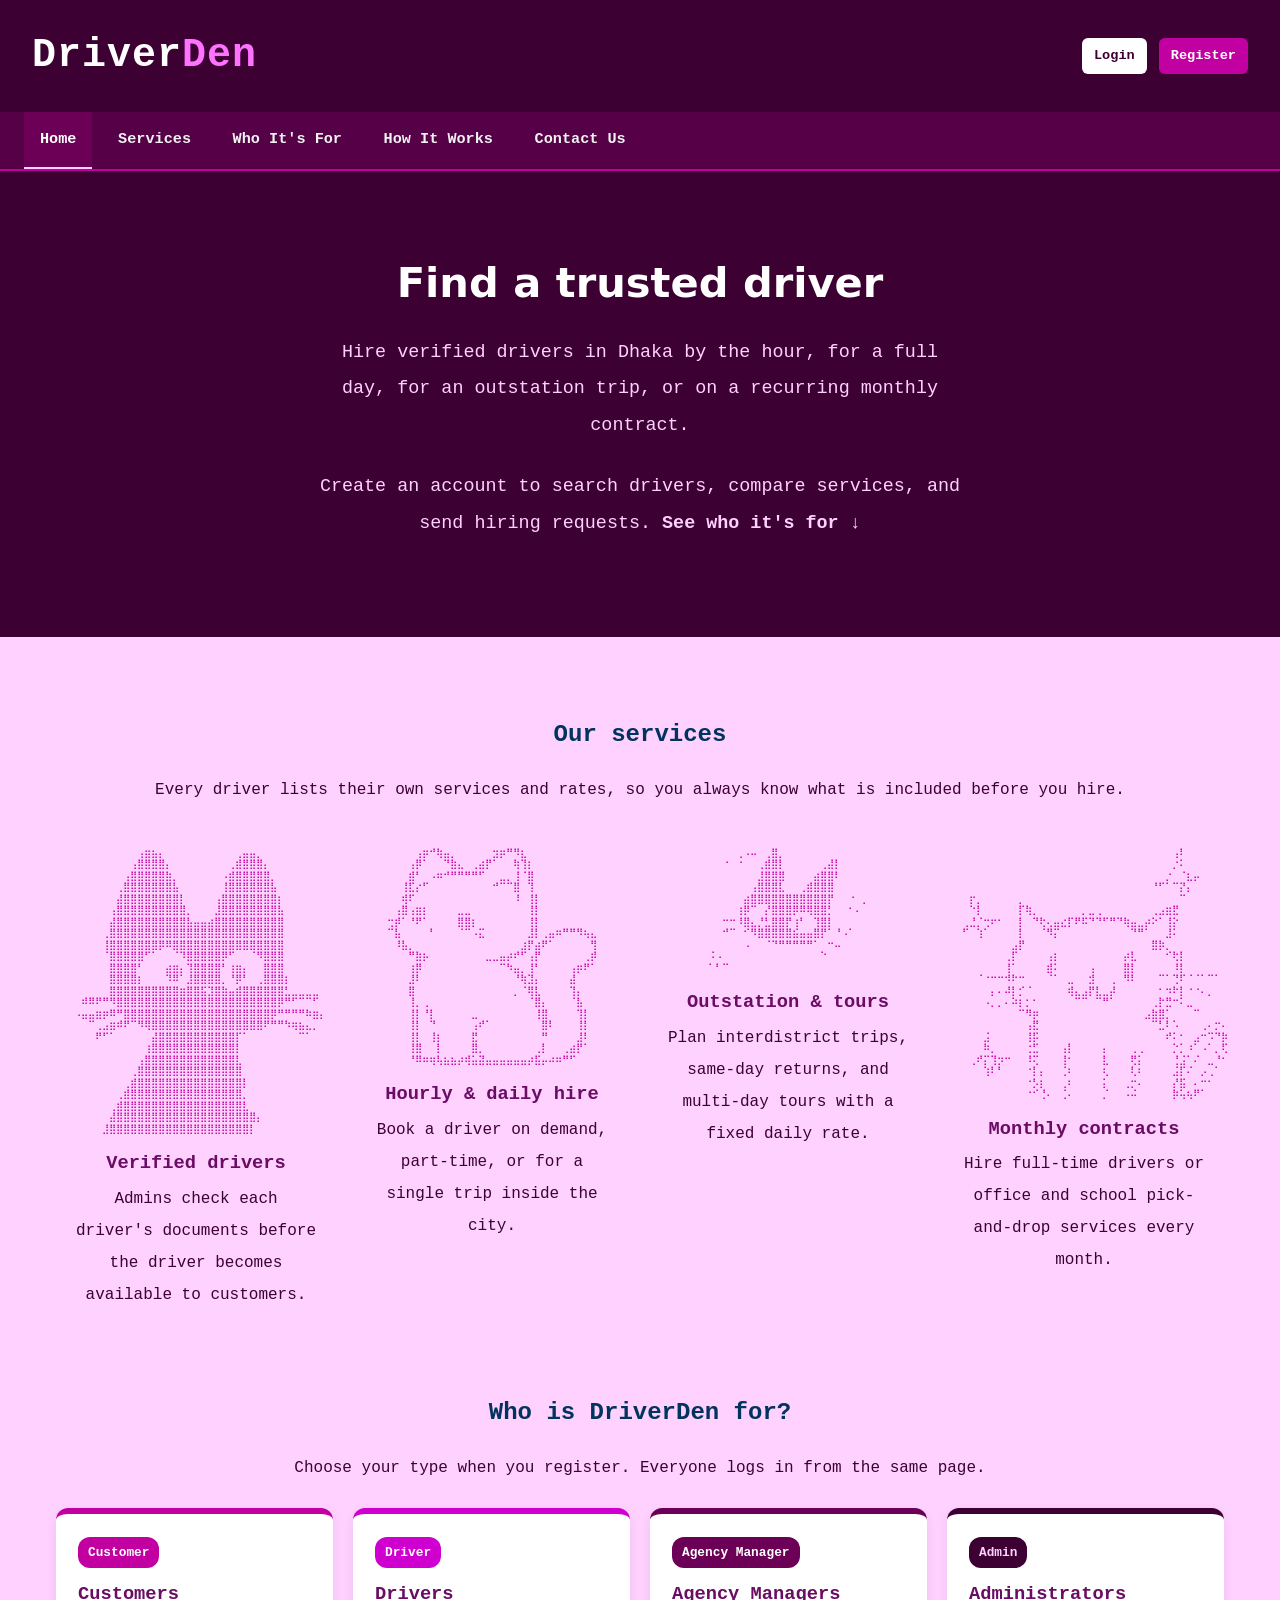
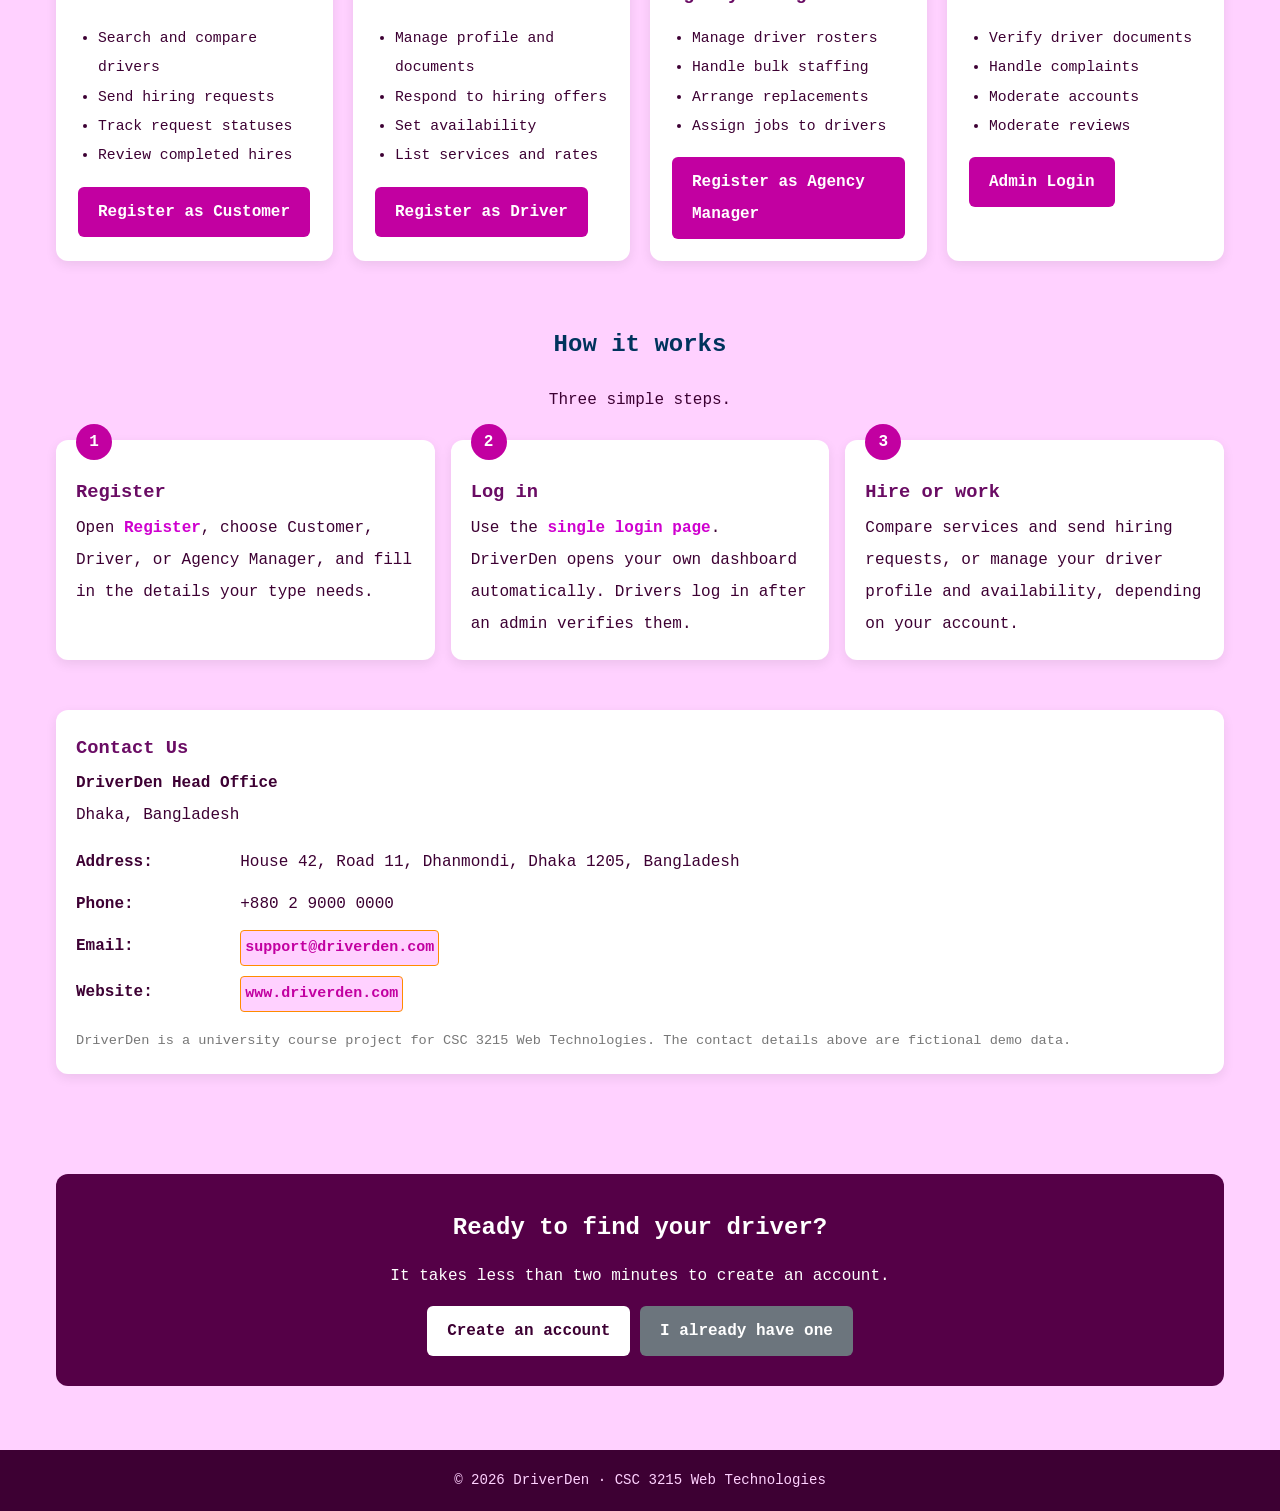
<file: index.html>
<!DOCTYPE html>
<html lang="en">

<head>
    <meta charset="UTF-8">
    <meta name="viewport" content="width=device-width, initial-scale=1.0">

    <meta name="description" content="DriverDen: hire verified drivers in Dhaka by the hour, day, outstation trip, or monthly contract">

    <title>Home | DriverDen</title>

    <link rel="stylesheet" href="css/style.css">
</head>

<body>

    <!-- ============ HEADER ============ -->
    <header class="header">
        <a href="index.html" class="logo">Driver<span>Den</span></a>

        <div class="user-info">
            <a href="login.html" class="btn btn-small btn-light">Login</a>
            <a href="register.html" class="btn btn-small">Register</a>
        </div>
    </header>

    <!-- The same navigation bar on every public page.
         Login and Register are buttons in the header,
         so they are not repeated here. -->
    <nav class="topnav">
        <a href="index.html" class="active">Home</a>
        <a href="#services">Services</a>
        <a href="#who">Who It's For</a>
        <a href="#how">How It Works</a>
        <a href="#contact">Contact Us</a>
    </nav>

    <!-- ============ HERO ============ -->
    <div class="hero">
        <h1>Find a trusted driver</h1>

        <p>
            Hire verified drivers in Dhaka by the hour, for a full day, for an outstation trip, or on a recurring monthly contract.
        </p>

        <p class="hero-note">
            Create an account to search drivers, compare services, and send hiring requests. <a href="#who" class="hero-link">See who it's for &darr;</a>
        </p>
    </div>

    <main class="container">

        <!-- ============ SERVICES ============ -->
        <section id="services" class="home-section">
            <div class="section-heading">
                <h2>Our services</h2>

                <p>
                    Every driver lists their own services and rates, so you always know what is included before you hire.
                </p>
            </div>

            <div class="feature-strip">
                <div class="feature">
                    <pre class="feature-art" aria-hidden="true">⠀⠀⠀⠀⠀⠀⠀⠀⠀⢠⣶⣦⡄⠀⠀⠀⠀⠀⠀⠀⠀⠀⠀⢀⣤⣤⡀⠀⠀⠀⠀⠀⠀⠀⠀⠀
⠀⠀⠀⠀⠀⠀⠀⠀⢠⣿⣿⣿⣿⡄⠀⠀⠀⠀⠀⠀⠀⠀⢀⣾⣿⣿⣿⡄⠀⠀⠀⠀⠀⠀⠀⠀
⠀⠀⠀⠀⠀⠀⠀⢠⣿⣿⣿⣿⣿⣷⡀⠀⠀⠀⠀⠀⠀⠠⣾⣿⣿⣿⣿⣿⡀⠀⠀⠀⠀⠀⠀⠀
⠀⠀⠀⠀⠀⠀⢀⣿⣿⣿⣿⣿⣿⣿⣧⠀⠀⠀⠀⠀⠀⢸⣿⣿⣿⣿⣿⣿⣧⠀⠀⠀⠀⠀⠀⠀
⠀⠀⠀⠀⠀⠀⣼⣿⣿⣿⣿⣿⣿⣿⣿⡇⠀⠀⠀⠀⢠⣿⣿⣿⣿⣿⣿⣿⣿⡆⠀⠀⠀⠀⠀⠀
⠀⠀⠀⠀⠀⢠⣿⣿⣿⣿⣿⣿⣿⣿⣿⣿⡀⠀⠀⠀⣸⣿⣿⣿⣿⣿⣿⣿⣿⣧⠀⠀⠀⠀⠀⠀
⠀⠀⠀⠀⠀⣼⣿⣿⣿⣿⣿⣿⣿⣿⣿⣿⣧⣤⣤⣴⣿⣿⣿⣿⣿⣿⣿⣿⣿⣿⠀⠀⠀⠀⠀⠀
⠀⠀⠀⠀⢀⣿⣿⣿⣿⣿⣿⣿⣿⣿⣿⣿⣿⣿⣿⣿⣿⣿⣿⣿⣿⣿⣿⣿⣿⣿⠀⠀⠀⠀⠀⠀
⠀⠀⠀⠀⢸⣿⣿⣿⣿⣿⣿⣿⡿⠿⣿⣿⣿⣿⣿⣿⣿⣿⣿⣿⣿⣿⣿⣿⣿⣿⠀⠀⠀⠀⠀⠀
⠀⠀⠀⠀⠈⣿⣿⣿⣿⣿⠋⠁⠀⠀⠈⠹⣿⣿⣿⣿⣿⡿⠋⠀⠀⠈⠻⣿⣿⣿⠀⠀⠀⠀⠀⠀
⠀⠀⠀⠀⠀⣿⣿⣿⣿⠃⠀⠀⠀⣴⣶⡄⢹⣿⣿⣿⣿⠃⢰⣶⡄⠀⠀⣿⣿⣿⠀⠀⠀⠀⠀⠀
⠀⠀⠀⠀⠀⣿⣿⣿⣿⡆⠀⠀⠀⠹⠿⠁⣸⣿⣿⣿⣿⡀⠘⡿⠃⠀⢀⣿⣿⣿⡆⠀⠀⠀⠀⠀
⠀⠀⠀⠀⠀⣿⣿⣿⣿⣿⣿⣿⣿⣿⣿⣶⣿⣿⣯⣹⣿⣷⣤⣾⣿⣿⣿⣿⣿⣿⣃⣀⣀⣀⣀⠀
⠀⠾⠿⠟⠛⠻⣿⣿⣿⣿⣿⣿⣿⣿⣿⣿⣿⣿⣿⣿⣿⣿⣿⣿⣿⣿⣿⣿⣿⡿⠛⠋⠉⠉⠋⠀
⠠⣤⣤⣶⡶⠿⠛⣿⣿⣿⣿⣿⣿⣿⣿⣿⣿⣿⣿⣿⣿⣿⣿⣿⣿⣿⣿⣿⡿⠛⠛⠛⠛⠷⣶⡄
⠀⠀⠉⢀⣠⣶⠾⠟⠉⠻⢿⣿⣿⣿⣿⣿⣿⣿⣿⣿⣿⣿⣿⣿⣿⣿⣿⠟⠛⠛⠳⢶⣦⣄⡀⠀⠀
⠀⠀⠀⠟⠋⠁⠀⠀⠀⠀⠀⣼⣿⣿⣿⣿⣿⣿⣿⣿⣿⣿⣿⡏⠁⠀⠀⠀⠀⠀⠀⠀⠉⠁⠀⠀
⠀⠀⠀⠀⠀⠀⠀⠀⠀⠀⢰⣿⣿⣿⣿⣿⣿⣿⣿⣿⣿⣿⣿⡇⠀⠀⠀⠀⠀⠀⠀⠀⠀⠀⠀⠀
⠀⠀⠀⠀⠀⠀⠀⠀⠀⢠⣿⣿⣿⣿⣿⣿⣿⣿⣿⣿⣿⣿⣿⣇⠀⠀⠀⠀⠀⠀⠀⠀⠀⠀⠀⠀
⠀⠀⠀⠀⠀⠀⠀⠀⢀⣿⣿⣿⣿⣿⣿⣿⣿⣿⣿⣿⣿⣿⣿⣿⠀⠀⠀⠀⠀⠀⠀⠀⠀⠀⠀⠀
⠀⠀⠀⠀⠀⠀⠀⢀⣾⣿⣿⣿⣿⣿⣿⣿⣿⣿⣿⣿⣿⣿⣿⣿⡇⠀⠀⠀⠀⠀⠀⠀⠀⠀⠀⠀
⠀⠀⠀⠀⠀⠀⢀⣾⣿⣿⣿⣿⣿⣿⣿⣿⣿⣿⣿⣿⣿⣿⣿⣿⡀⠀⠀⠀⠀⠀⠀⠀⠀⠀⠀⠀
⠀⠀⠀⠀⠀⢀⣾⣿⣿⣿⣿⣿⣿⣿⣿⣿⣿⣿⣿⣿⣿⣿⣿⣿⣇⠀⠀⠀⠀⠀⠀⠀⠀⠀⠀⠀
⠀⠀⠀⠀⠀⣼⣿⣿⣿⣿⣿⣿⣿⣿⣿⣿⣿⣿⣿⣿⣿⣿⣿⣿⣿⣿⡄⠀⠀⠀⠀⠀⠀⠀⠀⠀
⠀⠀⠀⠀⣸⣿⣿⣿⣿⣿⣿⣿⣿⣿⣿⣿⣿⣿⣿⣿⣿⣿⣿⣿⣿⡇⠀⠀⠀⠀⠀⠀⠀⠀⠀</pre>

                    <h3>Verified drivers</h3>

                    <p>
                        Admins check each driver's documents before the driver becomes available to customers.
                    </p>
                </div>

                <div class="feature">
                    <pre class="feature-art" aria-hidden="true">⠀⠀⠀⠀⢠⡶⠚⢷⣤⡀⠀⠀⠀⠀⠀⣲⡶⠛⠻⣆⠀⠀⠀⠀⠀⠀⠀⠀⠀⠀
⠀⠀⠀⢠⡿⠁⠀⠀⠙⣷⣄⠀⢀⣴⡟⠁⠀⠀⢷⢹⡆⠀⠀⠀⠀⠀⠀⠀⠀⠀
⠀⠀⠀⣾⠃⠀⠠⠶⠚⠛⠛⠛⠛⠋⠀⠀⣀⡀⢸⠈⣿⠀⠀⠀⠀⠀⠀⠀⠀⠀
⠀⠀⢸⣏⡔⠋⠀⠀⠀⠀⠀⠀⠀⠀⠀⠚⠉⠉⣿⠀⢹⠀⠀⠀⠀⠀⠀⠀⠀⠀
⠀⠀⢾⠏⠀⠀⠀⠀⠀⠀⠀⠀⠀⠀⠀⠀⠀⠀⠸⠀⢸⡇⠀⠀⠀⠀⠀⠀⠀⠀
⠀⢠⣿⢠⣶⡆⠀⠀⠀⠀⣀⣀⠀⠀⠀⠀⠀⠀⠀⠀⢸⡇⠀⠀⠀⠀⠀⠀⠀⠀
⢒⡾⠁⠘⠟⠁⠀⠀⠀⠀⣿⣿⡆⠀⠀⠀⠀⠀⠀⠀⢸⡇⠀⠀⠀⠀⠀⠀⠀⠀
⠉⣧⠀⠀⠀⠀⠃⠀⠀⠀⠈⠉⠠⣍⠀⠀⠀⠀⠀⠀⣸⡇⢀⣤⠶⠛⠛⠻⢦⣄
⠀⠸⣧⡀⠀⠀⠀⠀⠀⠀⠀⠀⠀⠀⠀⠀⠀⠀⠀⣰⡟⣴⠟⠁⠀⠀⠀⠀⠀⢻
⠀⠀⠀⠛⣷⡦⠀⠀⠀⠀⠀⠀⠀⠀⣀⣀⣤⡴⠞⠋⢠⡟⠀⠀⠀⠀⠀⠀⢀⡾
⠀⠀⠀⢰⡿⠀⠀⠀⠀⠀⠀⠀⠀⠀⠀⠀⠉⠳⣤⡀⢸⠃⠀⠀⠀⠀⢠⡶⠟⠁
⠀⠀⠀⣸⠇⠀⠀⠀⠀⠀⠀⠀⠀⠀⠀⠀⠀⠀⠘⢷⣹⡄⠀⠀⠀⠀⣼⠀⠀⠀
⠀⠀⠀⣿⠀⠀⠀⠀⠀⠀⠀⠀⠀⠀⠀⠀⠀⠀⡀⠈⢿⣇⠀⠀⠀⠀⢹⡄⠀⠀
⠀⠀⠀⢸⡀⢀⠀⠀⠀⠀⠀⠀⠀⠀⠀⠀⠀⠀⠀⠀⠈⣿⡄⠀⠀⠀⠈⣧⠀⠀
⠀⠀⠀⢸⡇⠘⡇⠀⠀⠀⠀⠀⣀⠀⠀⠀⠀⠀⠀⠀⠀⢸⣿⠀⠀⠀⠀⢹⡇⠀
⠀⠀⠀⢸⡇⠀⠙⠀⠀⠀⠀⠀⢠⠞⠁⠀⠀⠀⠀⠀⠀⠀⣿⠇⠀⠀⠀⢸⡇⠀
⠀⠀⠀⢸⡇⠀⢸⡆⠀⠀⠀⠀⣟⠀⠀⠀⠀⠀⠀⠀⠀⠀⠛⠀⠀⠀⠀⣸⠇⠀
⠀⠀⠀⢸⣿⠀⠀⡇⠀⠀⠀⠀⣿⡀⠀⠀⠀⠀⠀⠀⠀⢀⡇⠀⠀⢀⣴⡟⠁⠀
⠀⠀⠀⠘⠿⠶⢶⢧⣦⣦⡴⢾⣥⣽⣤⣤⣤⣤⣤⣤⡴⣯⡤⠴⠶⠛⠋⠀⠀⠀</pre>

                    <h3>Hourly &amp; daily hire</h3>

                    <p>
                        Book a driver on demand, part-time, or for a single trip inside the city.
                    </p>
                </div>

                <div class="feature">
                    <pre class="feature-art" aria-hidden="true">⠀⠀⠀⠀⢀⠠⠤⠀⢀⣿⡀⠀⠀⠀⠀⠀⠀⠀⠀⠀⠀⠀⠀
⠀⠀⠐⠀⠐⠀⠀⢀⣾⣿⡇⠀⠀⠀⠀⠀⢀⣼⡇⠀⠀⠀⠀
⠀⠀⠀⠀⠀⠀⠀⣸⣿⣿⣿⠀⠀⠀⠀⣴⣿⣿⠇⠀⠀⠀⠀
⠀⠀⠀⠀⠀⠀⢠⣿⣿⣿⣇⠀⠀⢀⣾⣿⣿⣿⠀⠀⠀⠀⠀
⠀⠀⠀⠀⠀⣴⣿⣿⣿⣿⣿⣿⣿⣿⣿⣿⣿⡟⠀⠀⠐⠀⡀
⠀⠀⠀⠀⢰⡿⠉⠀⡜⣿⣿⣿⡿⠿⢿⣿⣿⡃⠀⠀⠂⠄⠀
⠀⠀⠒⠒⠸⣿⣄⡘⣃⣿⣿⡟⢰⠃⠀⢹⣿⡇⠀⠀⠀⠀⠀
⠀⠀⠚⠉⠀⠊⠻⣿⣿⣿⣿⣿⣮⣤⣤⣿⡟⠁⠘⠠⠁⠀⠀
⠀⠀⠀⠀⠀⠠⠀⠀⠈⠙⠛⠛⠛⠛⠛⠁⠀⠒⠤⠀⠀⠀⠀
⠨⠠⠀⠀⠀⠀⠀⠀⠀⠀⠀⠀⠀⠀⠀⠀⠑⠀⠀⠀⠀⠀⠀
⠁⠃⠉⠀⠀⠀⠀⠀⠀⠀⠀⠀⠀⠀⠀⠀⠀⠀⠀⠀⠀⠀⠀</pre>

                    <h3>Outstation &amp; tours</h3>

                    <p>
                        Plan interdistrict trips, same-day returns, and multi-day tours with a fixed daily rate.
                    </p>
                </div>

                <div class="feature">
                    <pre class="feature-art" aria-hidden="true">⠀⠀⠀⠀⠀⠀⠀⠀⠀⠀⠀⠀⠀⠀⠀⠀⠀⠀⠀⠀⠀⠀⠀⠀⠀⠀⠀⠀⠀⠀⢠⠇⠀⠀⠀⠀
⠀⠀⠀⠀⠀⠀⠀⠀⠀⠀⠀⠀⠀⠀⠀⠀⠀⠀⠀⠀⠀⠀⠀⠀⠀⠀⠀⠀⠀⠀⡐⠅⠀⠀⠀⠀
⠀⠀⠀⠀⠀⠀⠀⠀⠀⠀⠀⠀⠀⠀⠀⠀⠀⠀⠀⠀⠀⠀⠀⠀⠀⠀⠀⠀⠀⡐⠀⠈⣆⡤⠀⠀
⠀⠀⠀⠀⠀⠀⠀⠀⠀⠀⠀⠀⠀⠀⠀⠀⠀⠀⠀⠀⠀⠀⠀⠀⠀⠀⠀⠘⠋⠁⠉⡝⡄⠀⠀⠀
⠀⡖⡀⠀⠀⠀⠀⠀⡀⠀⠀⠀⠀⠀⠀⠀⠀⠀⠀⠀⠀⠀⠀⠀⠀⠀⠀⠀⠀⠀⠀⠉⠀⠀⠀⠀
⠀⠑⡇⠀⠀⠀⠀⠀⡏⢷⡀⠀⠀⠀⠀⠀⠀⡀⣀⢀⠀⠀⠀⠀⠀⠀⠀⢀⣠⣶⣟⠀⠀⠀⠀⠀⠀⠀
⢀⣘⡈⢒⠖⠂⠀⠀⡇⠀⠙⢗⢄⣤⣔⡏⠟⠯⠙⠙⠋⠛⠙⢷⣤⣀⡴⠕⠁⢸⡕⠀⠀⠀⠀⠀⠀⠀
⠋⠀⢱⠁⠀⠀⠀⠀⡇⠀⠀⠈⠻⡍⠀⠀⠀⠀⠀⠀⠀⠀⠀⠀⠙⠛⠁⠀⠀⣸⠅⠀⠀⠀⠀⠀⠀⠀
⠀⠀⠀⠀⠀⠀⠀⣠⡟⠀⠀⠀⠀⠀⠀⠀⠀⠀⠀⠀⠀⠀⠀⠀⠀⠀⠀⣿⡷⡀⠀⠀⠀⠀⠀⠀
⠀⠀⠀⠀⠀⠀⢀⡏⠀⠀⠀⠀⢠⡆⠀⠀⠀⠀⠀⠀⠀⠀⠀⡴⣇⠀⠀⠀⠀⠊⢗⡇⠀⠀⠀⠀⠀⠀
⠀⠀⠀⠀⠀⠀⢸⠁⠀⠀⠀⠀⣾⠅⠀⠀⠀⠀⢠⠀⠀⠀⠀⣿⡇⠀⠀⠀⠀⠀⠸⡇⠀⠀⠀⠀⠀⠀
⠀⠀⠈⠐⠒⠒⠺⠗⠒⠀⠀⠀⠈⠁⠀⣀⠀⠀⣺⠀⠀⢀⠀⠻⠇⠀⠀⠀⠉⠁⢙⠏⠈⠈⠁⠉⠁⠀
⠀⠀⠀⠀⡄⠄⠼⡇⡊⠈⠀⠀⠀⠀⠀⢾⣄⣠⡟⣇⣀⡼⠀⠀⠀⠀⠀⠀⠂⠲⠗⡇⠐⠐⠄⡀⠀⠀
⠀⠀⠀⠠⡀⡀⠄⠵⡆⡂⠂⠀⠀⠀⠀⠀⠉⠉⠀⠉⠛⠁⠀⠀⠀⠀⠀⢀⡗⣛⠒⠅⣀⠀⠀⠀⠀⠀
⠀⠀⠀⠀⠀⠀⠀⠀⠉⠻⡶⠀⠀⠀⠀⠀⠀⠀⠀⠀⠀⠀⠀⠀⠀⠀⣠⣷⣿⡁⠀⠀⠀⠉⠀⠀⠀⠀
⠀⠀⠀⠀⠀⠀⠀⠀⠀⢠⣟⠀⠀⠀⠀⠀⠀⠀⠀⠀⠀⠀⠀⠀⠀⠀⠀⠉⣃⠇⠡⠀⠀⠀⢀⠄⡒⠄
⠀⠀⠀⣨⠀⠀⠀⠀⠀⢸⡯⠀⠀⠀⠀⠀⠀⠀⠀⠀⠀⠀⠀⠀⠀⠀⠀⠀⠀⠞⠅⠂⠀⣠⠒⠩⠙⡷
⠀⠀⠀⠷⡀⠀⠀⠀⠀⢐⣋⠀⠀⠀⢠⡇⠀⠀⠀⠀⡄⠀⠀⠀⢀⢀⠀⠀⠀⠀⡑⡁⠰⠁⠠⠁⡀⢏
⠀⢀⠞⡍⢹⡲⠒⠀⠀⠸⢍⠀⠀⠀⢸⠂⠀⠀⠀⠀⣇⠀⠀⠀⢟⡅⠀⠀⠀⠀⢘⣨⠁⠌⠀⣀⠘⠂
⠀⠀⠀⢱⠇⠃⠀⠀⠀⠐⡇⡄⠀⠀⢈⠆⠀⠀⠀⠀⢆⠀⠀⠀⢇⠆⠀⠀⠀⠀⣨⡏⠌⠀⡠⢀⠁⠀
⠀⠀⠀⠀⠀⠀⠀⠀⠀⠐⡣⡆⠀⠀⢀⠆⠀⠀⠀⠀⡅⠀⠀⢀⡒⠄⠀⠀⠀⠀⡜⣯⠀⠄⠒⠂⠀⠀
⠀⠀⠀⠀⠀⠀⠀⠀⠀⠐⠊⢘⠄⠀⢈⠄⠀⠀⠀⠀⡈⠀⠀⠠⠬⠀⠀⠀⠀⠀⡷⢥⢦⠟⠁⠀⠀⠀</pre>

                    <h3>Monthly contracts</h3>

                    <p>
                        Hire full-time drivers or office and school pick-and-drop services every month.
                    </p>
                </div>
            </div>
        </section>

        <!-- ============ WHO IT'S FOR ============ -->
        <section id="who" class="home-section">
            <div class="section-heading">
                <h2>Who is DriverDen for?</h2>

                <p>
                    Choose your type when you register. Everyone logs in from the same page.
                </p>
            </div>

            <div class="role-grid">
                <div class="role-card customer">
                    <span class="badge customer">Customer</span>

                    <h3>Customers</h3>

                    <ul>
                        <li>Search and compare drivers</li>
                        <li>Send hiring requests</li>
                        <li>Track request statuses</li>
                        <li>Review completed hires</li>
                    </ul>

                    <a href="register.html" class="btn">Register as Customer</a>
                </div>

                <div class="role-card driver">
                    <span class="badge driver">Driver</span>

                    <h3>Drivers</h3>

                    <ul>
                        <li>Manage profile and documents</li>
                        <li>Respond to hiring offers</li>
                        <li>Set availability</li>
                        <li>List services and rates</li>
                    </ul>

                    <a href="register.html" class="btn">Register as Driver</a>
                </div>

                <div class="role-card manager">
                    <span class="badge manager">Agency Manager</span>

                    <h3>Agency Managers</h3>

                    <ul>
                        <li>Manage driver rosters</li>
                        <li>Handle bulk staffing</li>
                        <li>Arrange replacements</li>
                        <li>Assign jobs to drivers</li>
                    </ul>

                    <a href="register.html" class="btn">Register as Agency Manager</a>
                </div>

                <div class="role-card admin">
                    <span class="badge admin">Admin</span>

                    <h3>Administrators</h3>

                    <ul>
                        <li>Verify driver documents</li>
                        <li>Handle complaints</li>
                        <li>Moderate accounts</li>
                        <li>Moderate reviews</li>
                    </ul>

                    <a href="login.html" class="btn">Admin Login</a>
                </div>
            </div>
        </section>

        <!-- ============ HOW IT WORKS ============ -->
        <section id="how" class="home-section">
            <div class="section-heading">
                <h2>How it works</h2>

                <p>Three simple steps.</p>
            </div>

            <div class="steps">
                <div class="step">
                    <span class="step-number">1</span>

                    <h3>Register</h3>

                    <p>
                        Open <a href="register.html">Register</a>, choose Customer, Driver, or Agency Manager, and fill in the details your type needs.
                    </p>
                </div>

                <div class="step">
                    <span class="step-number">2</span>

                    <h3>Log in</h3>

                    <p>
                        Use the <a href="login.html">single login page</a>. DriverDen opens your own dashboard automatically. Drivers log in after an admin verifies them.
                    </p>
                </div>

                <div class="step">
                    <span class="step-number">3</span>

                    <h3>Hire or work</h3>

                    <p>
                        Compare services and send hiring requests, or manage your driver profile and availability, depending on your account.
                    </p>
                </div>
            </div>
        </section>

        <!-- ============ CONTACT ============ -->
        <section id="contact" class="home-section">
            <div class="card">
                <h3>Contact Us</h3>

                <p>
                    <strong>DriverDen Head Office</strong><br> Dhaka, Bangladesh
                </p>

                <table class="contact-table">
                    <tr>
                        <td>Address:</td>
                        <td>
                            House 42, Road 11, Dhanmondi, Dhaka 1205, Bangladesh
                        </td>
                    </tr>

                    <tr>
                        <td>Phone:</td>
                        <td>+880 2 9000 0000</td>
                    </tr>

                    <tr>
                        <td>Email:</td>
                        <td><a href="mailto:support@driverden.com">support@driverden.com</a></td>
                    </tr>

                    <tr>
                        <td>Website:</td>
                        <td><a href="https://www.driverden.com" target="_blank">www.driverden.com</a></td>
                    </tr>
                </table>

                <p class="hint">
                    DriverDen is a university course project for CSC 3215 Web Technologies. The contact details above are fictional demo data.
                </p>
            </div>
        </section>

        <!-- ============ CALL TO ACTION ============ -->
        <section class="home-section">
            <div class="cta-band">
                <h2>Ready to find your driver?</h2>

                <p>It takes less than two minutes to create an account.</p>

                <a href="register.html" class="btn btn-light">Create an account</a>
                <a href="login.html" class="btn btn-secondary">I already have one</a>
            </div>
        </section>

    </main>

    <!-- ============ FOOTER ============ -->
    <footer class="footer">
        &copy; 2026 DriverDen &middot; CSC 3215 Web Technologies
    </footer>

</body>

</html>
</file>
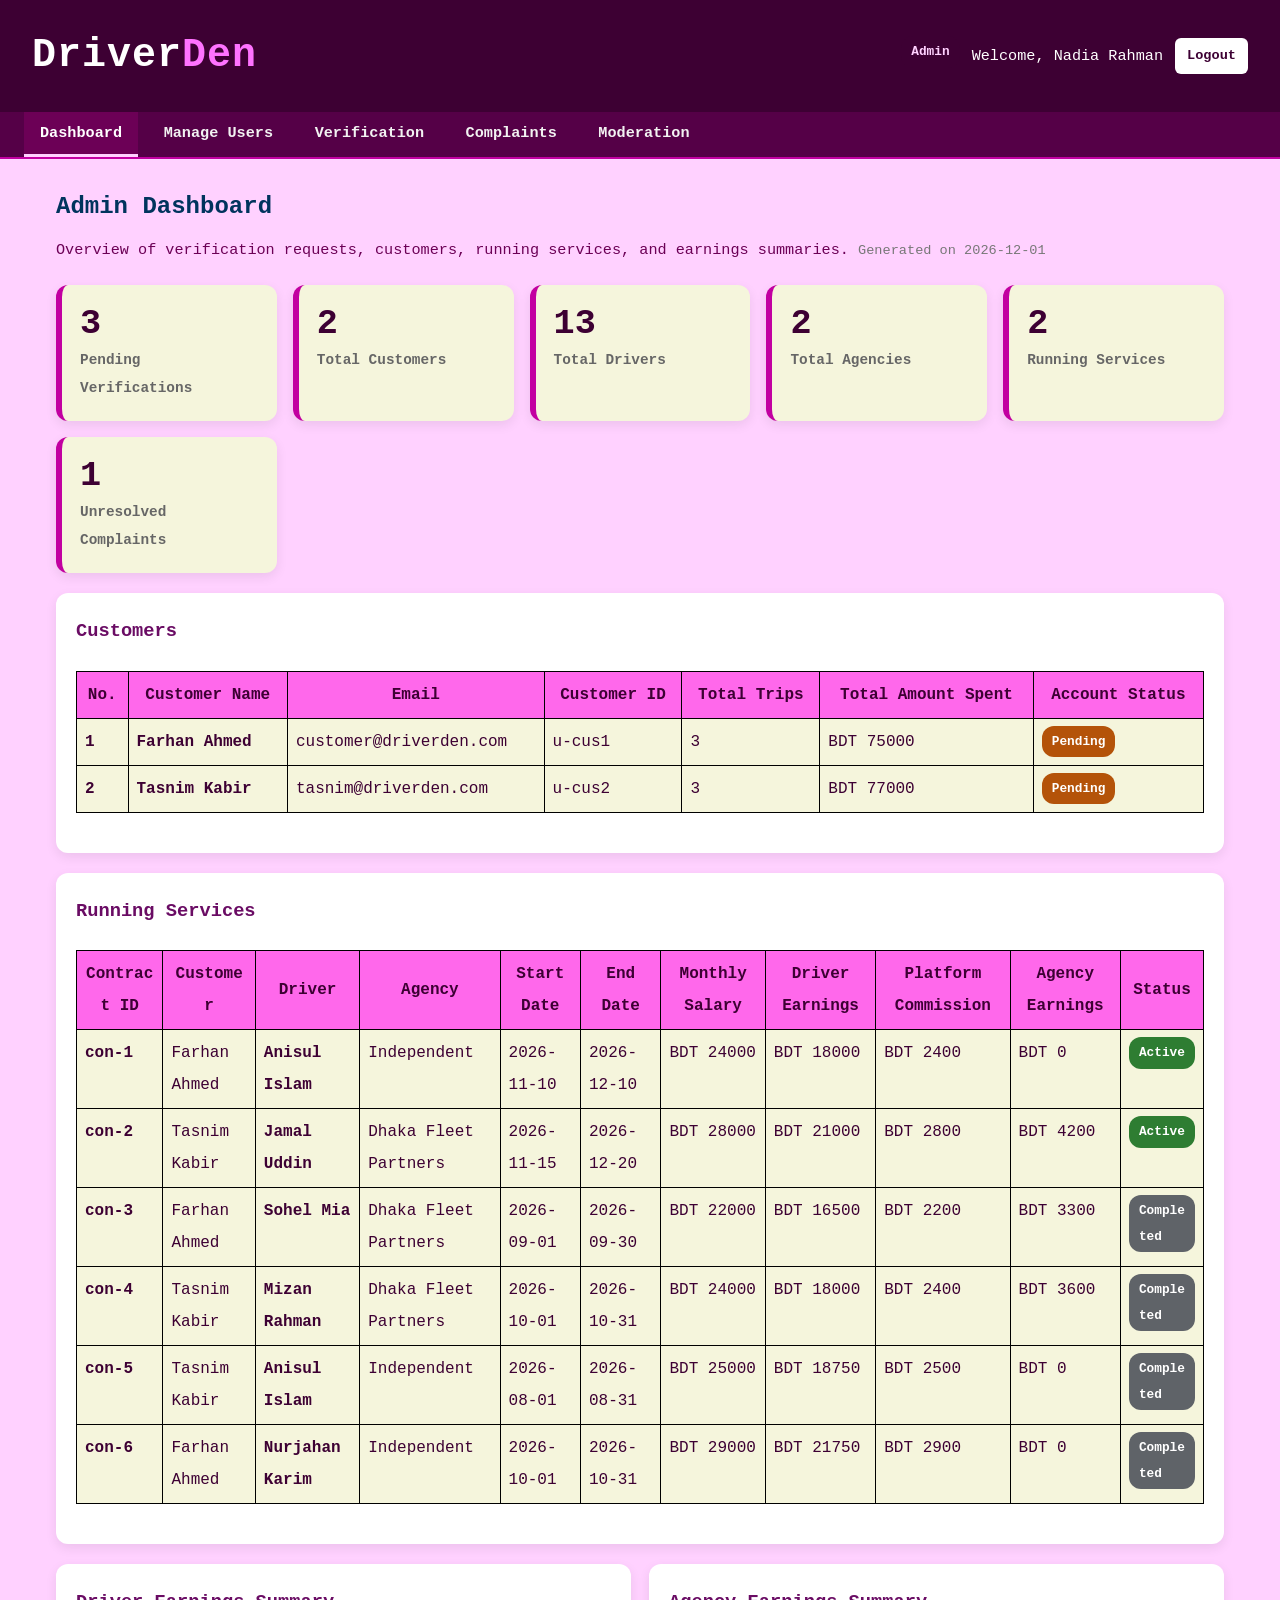
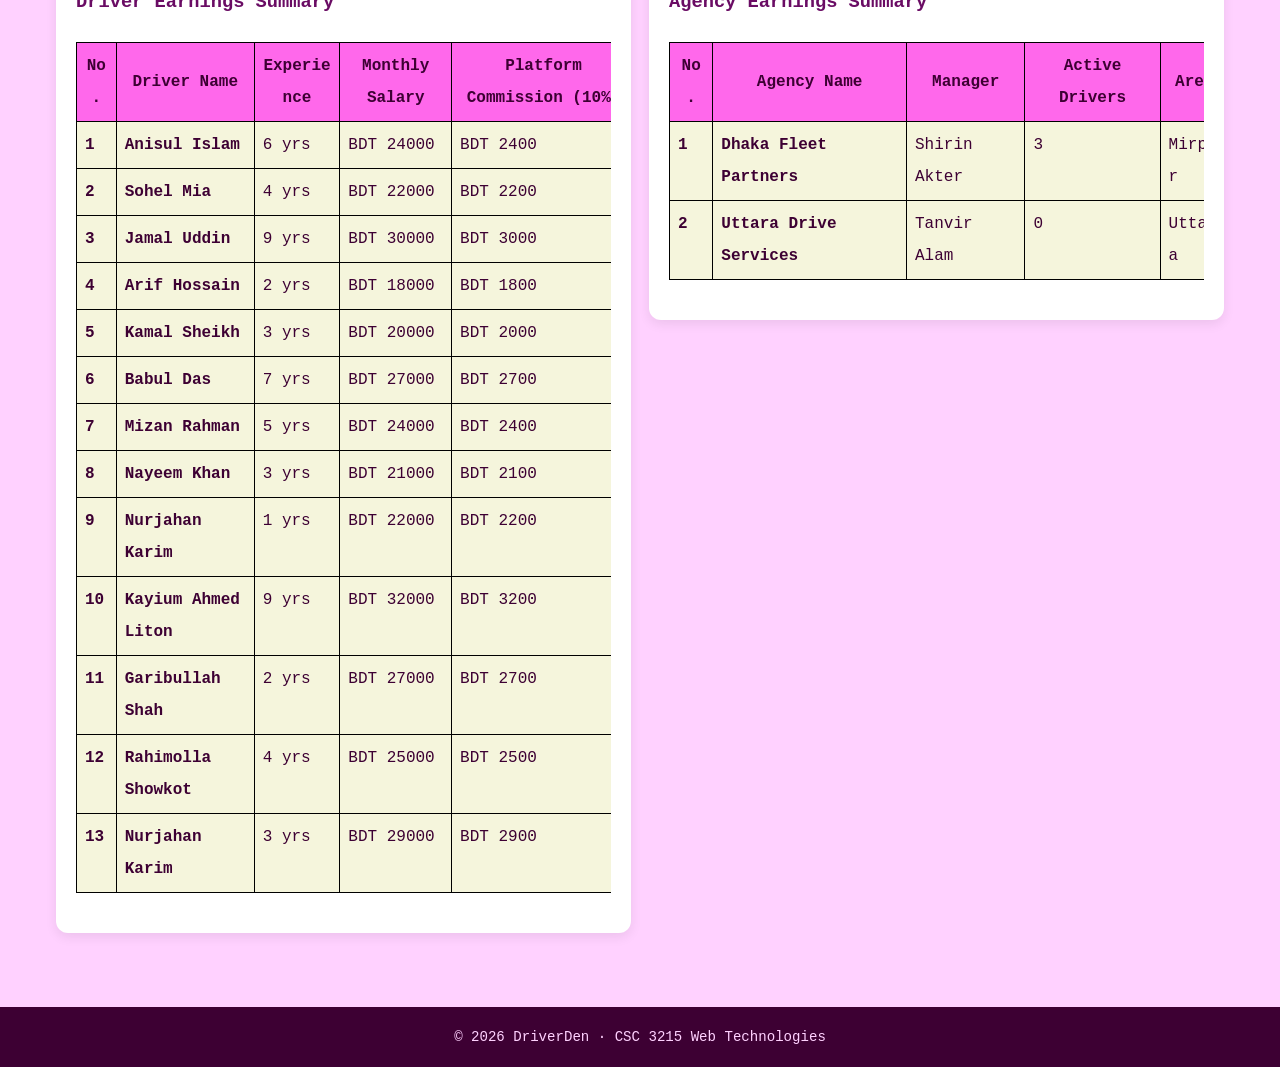
<file: admin.html>
<!DOCTYPE html>
<html lang="en">

<head>
    <meta charset="UTF-8">
    <meta name="viewport" content="width=device-width, initial-scale=1.0">
    <meta name="description" content="Admin dashboard of DriverDen">
    <title>Admin Dashboard | DriverDen</title>
    <link rel="stylesheet" href="css/style.css">
</head>

<body>

    <!--header-->
    <header class="header">
        <a href="index.html" class="logo">Driver<span>Den</span></a>
        <div class="user-info">
            <span class="badge admin">Admin</span>
            <span>Welcome, Nadia Rahman</span>
            <a href="index.html" class="btn btn-small btn-light">Logout</a>
        </div>
    </header>

    <!-- ============ NAVIGATION: each button shows one section ============ -->
    <nav class="topnav">
        <button type="button" id="nav-dashboardSection" class="active"
            onclick="showSection('dashboardSection')">Dashboard</button>
        <button type="button" id="nav-usersSection" onclick="showSection('usersSection')">Manage Users</button>
        <button type="button" id="nav-verificationSection"
            onclick="showSection('verificationSection')">Verification</button>
        <button type="button" id="nav-complaintsSection" onclick="showSection('complaintsSection')">Complaints</button>
        <button type="button" id="nav-moderationSection" onclick="showSection('moderationSection')">Moderation</button>
    </nav>

    <main class="container">
        <!--SECTION 1: DASHBOARD-->
        <section id="dashboardSection" class="page-section active">
            <h2 class="page-title">Admin Dashboard</h2>
            <p class="page-subtitle">Overview of verification requests, customers, running services, and earnings
                summaries.
                <span id="reportTime" class="hint"></span>
            </p>

            <div class="stats-grid">
                <div class="stat-card">
                    <div class="stat-number" id="statPendingVerif">0</div>
                    <div class="stat-label">Pending Verifications</div>
                </div>
                <div class="stat-card">
                    <div class="stat-number" id="statCustomers">0</div>
                    <div class="stat-label">Total Customers</div>
                </div>
                <div class="stat-card">
                    <div class="stat-number" id="statDrivers">0</div>
                    <div class="stat-label">Total Drivers</div>
                </div>
                <div class="stat-card">
                    <div class="stat-number" id="statAgencies">0</div>
                    <div class="stat-label">Total Agencies</div>
                </div>
                <div class="stat-card">
                    <div class="stat-number" id="statRunningServices">0</div>
                    <div class="stat-label">Running Services</div>
                </div>
                <div class="stat-card">
                    <div class="stat-number" id="statOpenComplaints">0</div>
                    <div class="stat-label">Unresolved Complaints</div>
                </div>
            </div>

            <!-- Customers Table -->
            <div class="card">
                <h3>Customers</h3>
                <div class="table-wrapper">
                    <table class="data-table">
                        <thead>
                            <tr>
                                <th>No.</th>
                                <th>Customer Name</th>
                                <th>Email</th>
                                <th>Customer ID</th>
                                <th>Total Trips</th>
                                <th>Total Amount Spent</th>
                                <th>Account Status</th>
                            </tr>
                        </thead>
                        <tbody id="dashCustomersBody"></tbody>
                    </table>
                </div>
            </div>

            <!-- Running Services Table -->
            <div class="card">
                <h3>Running Services</h3>
                <div class="table-wrapper">
                    <table class="data-table">
                        <thead>
                            <tr>
                                <th>Contract ID</th>
                                <th>Customer</th>
                                <th>Driver</th>
                                <th>Agency</th>
                                <th>Start Date</th>
                                <th>End Date</th>
                                <th>Monthly Salary</th>
                                <th>Driver Earnings</th>
                                <th>Platform Commission</th>
                                <th>Agency Earnings</th>
                                <th>Status</th>
                            </tr>
                        </thead>
                        <tbody id="dashServicesBody"></tbody>
                    </table>
                </div>
            </div>

            <!-- Earnings Summaries -->
            <div class="row">
                <div class="col">
                    <div class="card">
                        <h3>Driver Earnings Summary</h3>
                        <div class="table-wrapper">
                            <table class="data-table">
                                <thead>
                                    <tr>
                                        <th>No.</th>
                                        <th>Driver Name</th>
                                        <th>Experience</th>
                                        <th>Monthly Salary</th>
                                        <th>Platform Commission (10%)</th>
                                    </tr>
                                </thead>
                                <tbody id="dashDriverEarningsBody"></tbody>
                            </table>
                        </div>
                    </div>
                </div>

                <div class="col">
                    <div class="card">
                        <h3>Agency Earnings Summary</h3>
                        <div class="table-wrapper">
                            <table class="data-table">
                                <thead>
                                    <tr>
                                        <th>No.</th>
                                        <th>Agency Name</th>
                                        <th>Manager</th>
                                        <th>Active Drivers</th>
                                        <th>Area</th>
                                    </tr>
                                </thead>
                                <tbody id="dashAgencyEarningsBody"></tbody>
                            </table>
                        </div>
                    </div>
                </div>
            </div>
        </section>

        <!--SECTION 2: MANAGE USERS (Create, Read, Update, Delete & Search)-->
        <section id="usersSection" class="page-section">
            <h2 class="page-title">Manage Users</h2>
            <p class="page-subtitle">Create, view, edit, delete and search user accounts. </p>

            <div id="userMessage" class="message"></div>

            <div class="row">
                <!-- CREATE / UPDATE form -->
                <div class="col">
                    <div class="card">
                        <h3 id="userFormTitle">Add New User</h3>
                        <form id="userForm" onsubmit="return saveUser()">
                            <fieldset>
                                <legend>User Details</legend>
                                <table class="form-table">
                                    <tr>
                                        <td><label for="userName">Full Name:</label></td>
                                        <td>
                                            <input type="text" id="userName" placeholder="e.g. Nadia Islam">
                                            <span class="error" id="userNameError"></span>
                                        </td>
                                    </tr>
                                    <tr>
                                        <td><label for="userUsername">Username:</label></td>
                                        <td>
                                            <input type="text" id="userUsername" placeholder="At least 4 characters">
                                            <span class="error" id="userUsernameError"></span>
                                        </td>
                                    </tr>
                                    <tr>
                                        <td><label for="userEmail">Email:</label></td>
                                        <td>
                                            <input type="email" id="userEmail" placeholder="name@driverden.com">
                                            <span class="error" id="userEmailError"></span>
                                        </td>
                                    </tr>
                                    <tr>
                                        <td><label for="userPassword">Password:</label></td>
                                        <td>
                                            <input type="password" id="userPassword"
                                                placeholder="At least 8 characters">
                                            <span class="error" id="userPasswordError"></span>
                                        </td>
                                    </tr>
                                    <tr>
                                        <td><label for="userRole">Role:</label></td>
                                        <td>
                                            <select id="userRole">
                                                <option value="">-- Select Role --</option>
                                                <option value="Admin">Admin</option>
                                                <option value="Agency Manager">Agency Manager</option>
                                                <option value="Customer">Customer</option>
                                                <option value="Driver">Driver</option>
                                            </select>
                                            <span class="error" id="userRoleError"></span>
                                        </td>
                                    </tr>
                                    <tr>
                                        <td>Status:</td>
                                        <td>
                                            <input type="radio" id="statusActive" name="userStatus" value="Active"
                                                checked>
                                            <label for="statusActive" class="option-label">Active</label>
                                            <input type="radio" id="statusBlocked" name="userStatus" value="Blocked">
                                            <label for="statusBlocked" class="option-label">Blocked</label>
                                            <input type="radio" id="statusPending" name="userStatus" value="Pending">
                                            <label for="statusPending" class="option-label">Pending</label>
                                        </td>
                                    </tr>
                                </table>
                            </fieldset>
                            <input type="submit" id="userSaveButton" class="btn" value="Add User">
                            <button type="button" class="btn btn-secondary" onclick="resetUserForm()">Cancel</button>
                        </form>
                    </div>
                </div>

                <!-- READ + SEARCH table -->
                <div class="col-wide">
                    <div class="card">
                        <h3>All Users</h3>
                        <div class="search-bar">
                            <input type="text" id="userSearch" placeholder="Search by name, username, email or id..."
                                onkeyup="renderUsers()">
                            <select id="userRoleFilter" onchange="renderUsers()">
                                <option value="All">All roles</option>
                                <option value="Admin">Admin</option>
                                <option value="Agency Manager">Agency Manager</option>
                                <option value="Customer">Customer</option>
                                <option value="Driver">Driver</option>
                            </select>
                            <select id="userStatusFilter" onchange="renderUsers()">
                                <option value="All">Any status</option>
                                <option value="Active">Active</option>
                                <option value="Blocked">Blocked</option>
                                <option value="Pending">Pending approval</option>
                            </select>
                        </div>
                        <p class="result-count" id="userCount"></p>
                        <div class="table-wrapper">
                            <table class="data-table">
                                <thead>
                                    <tr>
                                        <th>ID</th>
                                        <th>Name</th>
                                        <th>Username</th>
                                        <th>Role</th>
                                        <th>Status</th>
                                        <th>Actions</th>
                                    </tr>
                                </thead>
                                <tbody id="userTableBody"></tbody>
                            </table>
                        </div>
                    </div>
                </div>
            </div>
        </section>

        <!--SECTION 3: VERIFICATION-->
        <section id="verificationSection" class="page-section">
            <h2 class="page-title">Verification</h2>
            <p class="page-subtitle">Review and verify driver, customer and agency submissions</p>

            <div id="verifMessage" class="message"></div>

            <div class="row">
                <div class="col-wide">
                    <div class="card">
                        <h3>Verification Requests</h3>
                        <div class="search-bar">
                            <select id="verifTypeFilter" onchange="renderVerifications()">
                                <option value="All">All Types</option>
                                <option value="Driver">Driver</option>
                                <option value="Customer">Customer</option>
                                <option value="Agency Manager">Agency Manager</option>
                            </select>
                            <select id="verifStatusFilter" onchange="renderVerifications()">
                                <option value="All">All Status</option>
                                <option value="Pending">Pending</option>
                                <option value="Approved">Approved</option>
                                <option value="Rejected">Rejected</option>
                            </select>
                            <input type="text" id="verifSearch" placeholder="Name or email..."
                                onkeyup="renderVerifications()">
                        </div>
                        <p class="result-count" id="verifCount"></p>
                        <div class="table-wrapper">
                            <table class="data-table">
                                <thead>
                                    <tr>
                                        <th>No.</th>
                                        <th>Name</th>
                                        <th>Type</th>
                                        <th>Email</th>
                                        <th>Documents</th>
                                        <th>Submitted On</th>
                                        <th>Status</th>
                                        <th>Action</th>
                                    </tr>
                                </thead>
                                <tbody id="verifTableBody"></tbody>
                            </table>
                        </div>
                    </div>
                </div>

                <div class="col" id="verifFormCol" style="display: none;">
                    <div class="card">
                        <h3 id="verifFormTitle">Submission Details</h3>
                        <form id="verifForm" onsubmit="return submitVerification()">
                            <fieldset>
                                <legend id="verifLegend">Applicant Information</legend>
                                <table class="form-table" id="verifFormFields"></table>
                                <table class="form-table">
                                    <tr>
                                        <td><label for="verifDecisionSelect">Decision:</label></td>
                                        <td>
                                            <select id="verifDecisionSelect">
                                                <option value="Approved">Accept</option>
                                                <option value="Rejected">Reject</option>
                                            </select>
                                        </td>
                                    </tr>
                                    <tr>
                                        <td><label for="verifRejectionReason">Rejection Reason:</label></td>
                                        <td>
                                            <textarea id="verifRejectionReason" rows="4"
                                                placeholder="Enter reason for rejection..."></textarea>
                                            <span class="error" id="verifReasonError"></span>
                                        </td>
                                    </tr>
                                </table>
                            </fieldset>
                            <input type="submit" class="btn" value="Submit">
                            <button type="button" class="btn btn-secondary" onclick="closeVerifForm()">Reset</button>
                        </form>
                    </div>
                </div>
            </div>
        </section>

        <!--SECTION 4: COMPLAINTS-->
        <section id="complaintsSection" class="page-section">
            <h2 class="page-title">Complaint Handling</h2>
            <p class="page-subtitle">Review and respond to user complaints</p>

            <div id="compMessage" class="message"></div>

            <div class="row">
                <div class="col-wide">
                    <div class="card">
                        <h3>User Complaints</h3>
                        <div class="search-bar">
                            <select id="compStatusFilter" onchange="renderComplaints()">
                                <option value="All">All Status</option>
                                <option value="Pending">Pending</option>
                                <option value="In Progress">In Progress</option>
                                <option value="Resolved">Resolved</option>
                            </select>
                            <input type="text" id="compSearch" placeholder="User name or id..."
                                onkeyup="renderComplaints()">
                        </div>
                        <p class="result-count" id="compCount"></p>
                        <div class="table-wrapper">
                            <table class="data-table">
                                <thead>
                                    <tr>
                                        <th>Cl.No.</th>
                                        <th>User</th>
                                        <th>Subject</th>
                                        <th>Category</th>
                                        <th>Submitted on</th>
                                        <th>Status</th>
                                        <th>Action</th>
                                    </tr>
                                </thead>
                                <tbody id="compTableBody"></tbody>
                            </table>
                        </div>
                    </div>
                </div>

                <div class="col" id="compFormCol" style="display: none;">
                    <div class="card">
                        <h3 id="compFormTitle">Complaints Details</h3>
                        <form id="compForm" onsubmit="return submitComplaint()">
                            <fieldset>
                                <legend>Complaint &amp; Admin Response</legend>
                                <table class="form-table">
                                    <tr>
                                        <td><label for="compUserName">User Name:</label></td>
                                        <td><input type="text" id="compUserName" readonly></td>
                                    </tr>
                                    <tr>
                                        <td><label for="compUserEmail">User Email:</label></td>
                                        <td><input type="email" id="compUserEmail" readonly></td>
                                    </tr>
                                    <tr>
                                        <td><label for="compSubject">Subject:</label></td>
                                        <td><input type="text" id="compSubject" readonly></td>
                                    </tr>
                                    <tr>
                                        <td><label for="compCategory">Category:</label></td>
                                        <td><input type="text" id="compCategory" readonly></td>
                                    </tr>
                                    <tr>
                                        <td><label for="compDescription">Description:</label></td>
                                        <td><textarea id="compDescription" rows="4" readonly></textarea></td>
                                    </tr>
                                    <tr>
                                        <td><label for="compSubmittedOn">Submitted On:</label></td>
                                        <td><input type="text" id="compSubmittedOn" readonly></td>
                                    </tr>
                                    <tr>
                                        <td><label for="compStatusSelect">Status:</label></td>
                                        <td>
                                            <select id="compStatusSelect">
                                                <option value="In Progress">In Progress</option>
                                                <option value="Resolved">Resolved</option>
                                            </select>
                                        </td>
                                    </tr>
                                    <tr>
                                        <td><label for="compResponse">Response:</label></td>
                                        <td>
                                            <textarea id="compResponse" rows="5"
                                                placeholder="Write your response here..."></textarea>
                                            <span class="error" id="compResponseError"></span>
                                        </td>
                                    </tr>
                                </table>
                            </fieldset>
                            <input type="submit" class="btn" value="Submit">
                            <button type="button" class="btn btn-secondary" onclick="closeCompForm()">Reset</button>
                        </form>
                    </div>
                </div>
            </div>
        </section>
        <!-- SECTION 5: MODERATION -->
        <section id="moderationSection" class="page-section">
            <h2 class="page-title">Moderation</h2>
            <p class="page-subtitle">Manage user accounts and reviews to maintain a safe and respectful community</p>

            <div id="modMessage" class="message"></div>

            <!-- Account Management -->
            <div class="row">
                <div class="col-wide">
                    <div class="card">
                        <h3>Account Management - Suspend or Restore Accounts</h3>
                        <div class="table-wrapper">
                            <table class="data-table">
                                <thead>
                                    <tr>
                                        <th>No.</th>
                                        <th>Username</th>
                                        <th>Email</th>
                                        <th>Role</th>
                                        <th>Status</th>
                                        <th>Action</th>
                                    </tr>
                                </thead>
                                <tbody id="modAccountBody"></tbody>
                            </table>
                        </div>
                    </div>
                </div>

                <div class="col" id="accountFormCol" style="display: none;">
                    <div class="card">
                        <h3>Account Details</h3>
                        <form id="accountModForm" onsubmit="return submitAccountMod()">
                            <fieldset>
                                <legend>Account Action</legend>
                                <table class="form-table">
                                    <tr>
                                        <td><label for="modAccName">Username:</label></td>
                                        <td><input type="text" id="modAccName" readonly></td>
                                    </tr>
                                    <tr>
                                        <td><label for="modAccEmail">Email:</label></td>
                                        <td><input type="email" id="modAccEmail" readonly></td>
                                    </tr>
                                    <tr>
                                        <td><label for="modAccRole">Role:</label></td>
                                        <td><input type="text" id="modAccRole" readonly></td>
                                    </tr>
                                    <tr>
                                        <td><label for="modAccAction">Action:</label></td>
                                        <td>
                                            <select id="modAccAction">
                                                <option value="Blocked">Suspended</option>
                                                <option value="Active">Restore</option>
                                            </select>
                                        </td>
                                    </tr>
                                    <tr>
                                        <td><label for="accountReason">Reason:</label></td>
                                        <td>
                                            <textarea id="accountReason" rows="4"
                                                placeholder="Enter reason for this action..."></textarea>
                                            <span class="error" id="accountReasonError"></span>
                                        </td>
                                    </tr>
                                </table>
                            </fieldset>
                            <input type="submit" class="btn" value="Submit">
                            <button type="button" class="btn btn-secondary" onclick="closeAccountForm()">Reset</button>
                        </form>
                    </div>
                </div>
            </div>

            <!-- Review Management -->
            <div class="row">
                <div class="col-wide">
                    <div class="card">
                        <h3>Review Management - Hide or Restore Reviews</h3>
                        <div class="table-wrapper">
                            <table class="data-table">
                                <thead>
                                    <tr>
                                        <th>No.</th>
                                        <th>Reviewer</th>
                                        <th>Review Excerpt</th>
                                        <th>Rating</th>
                                        <th>Status</th>
                                        <th>Action</th>
                                    </tr>
                                </thead>
                                <tbody id="modReviewBody"></tbody>
                            </table>
                        </div>
                    </div>
                </div>

                <div class="col" id="reviewFormCol" style="display: none;">
                    <div class="card">
                        <h3>Review Details</h3>
                        <form id="reviewModForm" onsubmit="return submitReviewMod()">
                            <fieldset>
                                <legend>Review Action</legend>
                                <table class="form-table">
                                    <tr>
                                        <td><label for="modRevName">Reviewer:</label></td>
                                        <td><input type="text" id="modRevName" readonly></td>
                                    </tr>
                                    <tr>
                                        <td><label for="modRevRating">Rating:</label></td>
                                        <td><input type="text" id="modRevRating" readonly></td>
                                    </tr>
                                    <tr>
                                        <td><label for="modRevText">Review:</label></td>
                                        <td><textarea id="modRevText" rows="4" readonly></textarea></td>
                                    </tr>
                                    <tr>
                                        <td><label for="modRevDate">Submitted On:</label></td>
                                        <td><input type="text" id="modRevDate" readonly></td>
                                    </tr>
                                    <tr>
                                        <td><label for="modRevAction">Action:</label></td>
                                        <td>
                                            <select id="modRevAction">
                                                <option value="Hidden">Hide</option>
                                                <option value="Visible">Restore</option>
                                            </select>
                                        </td>
                                    </tr>
                                    <tr>
                                        <td><label for="reviewReason">Reason:</label></td>
                                        <td>
                                            <textarea id="reviewReason" rows="4"
                                                placeholder="Enter reason for this action..."></textarea>
                                            <span class="error" id="reviewReasonError"></span>
                                        </td>
                                    </tr>
                                </table>
                            </fieldset>
                            <input type="submit" class="btn" value="Submit">
                            <button type="button" class="btn btn-secondary" onclick="closeReviewForm()">Reset</button>
                        </form>
                    </div>
                </div>
            </div>

            <!-- Action History -->
            <div class="card">
                <h3>Action History</h3>
                <div class="table-wrapper">
                    <table class="data-table">
                        <thead>
                            <tr>
                                <th>Date &amp; Time</th>
                                <th>Type</th>
                                <th>Message</th>
                                <th>Performed By</th>
                            </tr>
                        </thead>
                        <tbody id="actionHistoryBody"></tbody>
                    </table>
                </div>
            </div>
        </section>

    </main>

    <footer class="footer">
        &copy; 2026 DriverDen &middot; CSC 3215 Web Technologies
    </footer>

    <script src="js/data.js"></script>
    <script src="js/common.js"></script>
    <script src="js/admin.js"></script>
</body>

</html>
</file>
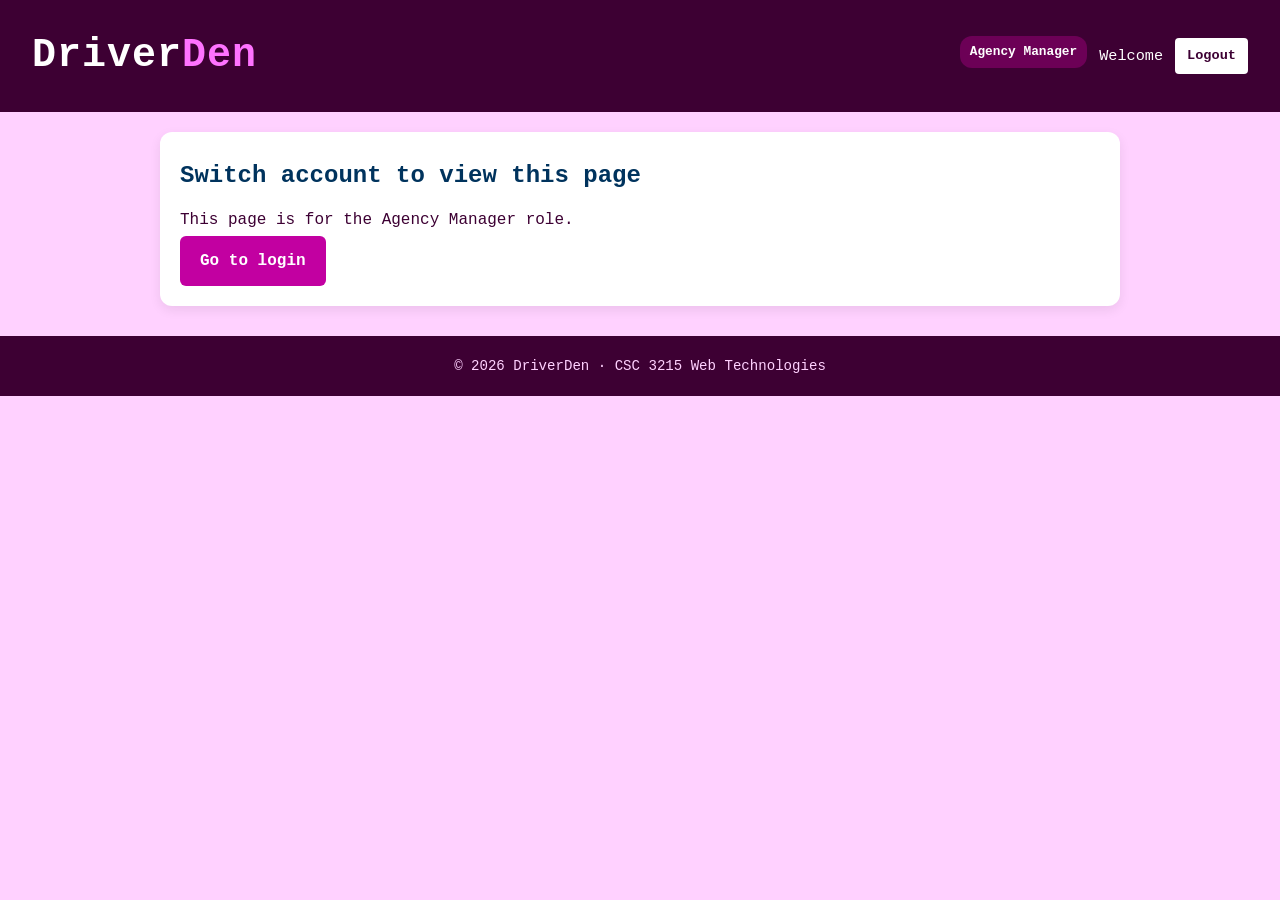
<file: agency.html>
<!DOCTYPE html>
<html lang="en">

<head>
    <meta charset="UTF-8">
    <meta name="viewport" content="width=device-width, initial-scale=1.0">
    <meta name="description" content="Agency Manager dashboard of DriverDen">
    <title>Agency Manager Dashboard | DriverDen</title>
    <link rel="stylesheet" href="css/style.css">
</head>

<body>

    <!-- HEADER -->
    <header class="header">
        <a href="index.html" class="logo">Driver<span>Den</span></a>
        <div class="user-info">
            <span class="badge manager">Agency Manager</span>
            <span id="welcomeName">Welcome</span>
            <a href="index.html" class="btn-logout">Logout</a>
        </div>
    </header>

    <!-- NAVIGATION: each button shows one section -->
    <nav class="topnav" aria-label="Agency navigation">
        <button type="button" id="nav-dashboardSection" onclick="showSection('dashboardSection')">Dashboard</button>
        <button type="button" id="nav-rosterSection" onclick="showSection('rosterSection')">Driver Roster</button>
        <button type="button" id="nav-requestsSection" onclick="showSection('requestsSection')">Staffing
            Requests</button>
        <button type="button" id="nav-replacementsSection"
            onclick="showSection('replacementsSection')">Replacements</button>
    </nav>

    <main class="dashboard-container" id="main">

        <!--DASHBOARD -->
        <section id="dashboardSection" class="page-section">
            <h2 class="page-title">Agency Dashboard</h2>

            <div class="stats-grid">
                <div class="stat-card" onclick="showSection('rosterSection')">
                    <div class="stat-number" id="statRoster">3</div>
                    <div class="stat-label">Active drivers in roster</div>
                </div>
                <div class="stat-card" onclick="showSection('requestsSection')">
                    <div class="stat-number" id="statRequests">1</div>
                    <div class="stat-label">Open staffing requests</div>
                </div>
                <div class="stat-card" onclick="showSection('replacementsSection')">
                    <div class="stat-number" id="statReplacements">1</div>
                    <div class="stat-label">Pending replacements</div>
                </div>
            </div>

            <div class="card">
                <h3>Agency profile and verification</h3>

                <div id="agencyProfileDetails">
                    <table class="facts-table">
                        <tr>
                            <td>Agency ID :</td>
                            <td id="profileAgencyId">ag-1</td>
                        </tr>
                        <tr>
                            <td>Agency Name :</td>
                            <td id="profileAgencyName">Dhaka Fleet Partners</td>
                        </tr>
                        <tr>
                            <td>Operating Area :</td>
                            <td id="profileAgencyArea">Mirpur</td>
                        </tr>
                        <tr>
                            <td>Manager Name :</td>
                            <td id="profileManager">Shirin Akter </td>
                        </tr>
                        <tr>
                            <td>Verification :</td>
                            <td id="profileStatus"><span class="badge green">Approved</span></td>
                        </tr>
                        <tr>
                            <td>Document :</td>
                            <td id="profileDocument">Valid Document</td>
                        </tr>
                    </table>
                </div>

                <p class="form-buttons">
                    <button type="button" class="btn btn-small btn-secondary" id="toggleEditProfileBtn"
                        onclick="toggleEditProfile()">Edit Profile</button>
                </p>

                <div id="profileEditMessage" class="message"></div>

                <form id="editProfileForm" onsubmit="return saveAgencyProfile()" style="display: none;">
                    <fieldset>
                        <legend>Edit Agency Profile</legend>
                        <table class="form-table">
                            <tr>
                                <td><label for="editAgencyName">Agency name:</label></td>
                                <td>
                                    <input type="text" id="editAgencyName" placeholder="Agency name">
                                    <span class="error" id="editAgencyNameError"></span>
                                </td>
                            </tr>
                            <tr>
                                <td><label for="editAgencyArea">Operating area:</label></td>
                                <td>
                                    <input type="text" id="editAgencyArea" placeholder="e.g. Mirpur">
                                    <span class="error" id="editAgencyAreaError"></span>
                                </td>
                            </tr>
                        </table>
                    </fieldset>
                    <input type="submit" class="btn" value="Save Profile">
                    <button type="button" class="btn btn-secondary" onclick="toggleEditProfile()">Cancel</button>
                </form>

                <hr>

                <p id="verifyNote">Your agency is verified.</p>
                <div id="verifyMessage" class="message"></div>

                <form id="verifyForm" onsubmit="return submitVerification()" ;">
                    <fieldset>
                        <legend>Agency Verification Submission</legend>
                        <table class="form-table">
                            <tr>
                                <td><label for="agencyNameInput">Agency name:</label></td>
                                <td>
                                    <input type="text" id="agencyNameInput" placeholder="Agency name">
                                    <span class="error" id="agencyNameInputError"></span>
                                </td>
                            </tr>
                            <tr>
                                <td><label for="agencyAreaInput">Area:</label></td>
                                <td>
                                    <input type="text" id="agencyAreaInput" placeholder="e.g. Mirpur">
                                    <span class="error" id="agencyAreaInputError"></span>
                                </td>
                            </tr>
                            <tr>
                                <td><label for="agencyDocument">Sample document:</label></td>
                                <td>
                                    <input type="file" id="agencyDocument" onchange="showFilePreview()">
                                    <span class="error" id="agencyDocumentError"></span>
                                    <span class="hint">PDF, JPG or PNG, max 2 MB. Demo only: the file is NOT uploaded,
                                        only its name, type
                                        and size are saved.</span>
                                    <span class="hint" id="filePreview"></span>
                                </td>
                            </tr>
                        </table>
                    </fieldset>
                    <input type="submit" class="btn" value="Submit for Verification">
                </form>
            </div>
        </section>

        <!-- G1: DRIVER ROSTER - Invite drivers, filter by membership status, remove members -->

        <section id="rosterSection" class="page-section">
            <h2 class="page-title">Driver Roster</h2>

            <div id="rosterMessage" class="message"></div>

            <div class="row">
                <div class="col">
                    <div class="card">
                        <h3>Invite a driver</h3>
                        <form id="inviteForm" onsubmit="return submitInvite()">
                            <fieldset>
                                <legend>Invitation</legend>
                                <table class="form-table">
                                    <tr>
                                        <td><label for="inviteDriver">Driver:</label></td>
                                        <td>
                                            <select id="inviteDriver">
                                                <option value=""> Choose a driver </option>
                                                <option value="u-drv8">Nayeem Khan</option>
                                            </select>
                                            <span class="error" id="inviteDriverError"></span>
                                        </td>
                                    </tr>
                                </table>
                            </fieldset>
                            <input type="submit" id="inviteButton" class="btn" value="Send Invitation">
                        </form>
                    </div>
                </div>

                <div class="col-wide">
                    <div class="card">
                        <h3>Members</h3>
                        <div class="search-bar">
                            <label for="rosterFilter">Show:</label>
                            <select id="rosterFilter" onchange="renderRoster()">
                                <option value="all">All</option>
                                <option value="active">Active</option>
                                <option value="invited">Invited</option>
                                <option value="declined">Declined</option>
                                <option value="removed">Removed</option>
                            </select>
                        </div>
                        <p class="result-count" id="rosterCount"></p>
                        <div class="table-wrapper">
                            <table class="data-table">
                                <thead>
                                    <tr>
                                        <th>Driver</th>
                                        <th>Area</th>
                                        <th>Experience</th>
                                        <th>Verification</th>
                                        <th>Membership</th>
                                        <th>Actions</th>
                                    </tr>
                                </thead>
                                <tbody id="rosterBody">
                                    <tr>
                                        <td>Sohel Mia</td>
                                        <td>Uttara</td>
                                        <td>4 yrs</td>
                                        <td><span class="badge green">Approved</span></td>
                                        <td><span class="badge green">Active</span></td>
                                        <td><button type="button" class="btn btn-small btn-danger">Remove</button></td>
                                    </tr>
                                </tbody>
                            </table>
                        </div>
                    </div>
                </div>
            </div>
        </section>

        <!--G2: BULK STAFFING-Propose eligible drivers; driver accepts, then customer approves.
              Confirmed drivers can never go above the requested headcount. -->

        <section id="requestsSection" class="page-section">
            <h2 class="page-title">Staffing Requests</h2>


            <div id="requestsMessage" class="message"></div>

            <div id="requestList">
                <div class="card request-card">
                    <h3>Wedding season guest transport (2 cars) <span class="badge orange">Open</span></h3>
                    <table class="facts-table">
                        <tr>
                            <td>Customer</td>
                            <td>Farhan Ahmed</td>
                        </tr>
                        <tr>
                            <td>Dates</td>
                            <td>2026-12-10 to 2026-12-31</td>
                        </tr>
                        <tr>
                            <td>Offered salary</td>
                            <td>BDT 25,000/month</td>
                        </tr>
                        <tr>
                            <td>Staffed</td>
                            <td>0 / 2 confirmed</td>
                        </tr>
                    </table>
                </div>
            </div>
        </section>

        <!-- G3: REPLACEMENT PROPOSALS - The original contract stays active until the new driver accepts
    AND the customer approves. -->
        <section id="replacementsSection" class="page-section">
            <h2 class="page-title">Replacement Proposals</h2>

            <div id="replaceMessage" class="message"></div>

            <div class="card">
                <h3>Propose a replacement</h3>
                <form id="replaceForm" onsubmit="return submitReplacement()">
                    <fieldset>
                        <legend>Replacement Details</legend>
                        <table class="form-table">
                            <tr>
                                <td><label for="replaceContract">Active contract:</label></td>
                                <td>
                                    <select id="replaceContract" onchange="fillReplacementDrivers()">
                                        <option value=""> Choose an active contract </option>
                                    </select>
                                    <span class="error" id="replaceContractError"></span>
                                    <span class="hint" id="remainingDates"></span>
                                </td>
                            </tr>
                            <tr>
                                <td><label for="replaceDriver">Replacement driver:</label></td>
                                <td>
                                    <select id="replaceDriver" disabled>
                                        <option value=""> Choose a contract first </option>
                                    </select>
                                    <span class="error" id="replaceDriverError"></span>
                                </td>
                            </tr>
                            <tr>
                                <td><label for="replaceReason">Reason:</label></td>
                                <td>
                                    <textarea id="replaceReason" rows="3" maxlength="300"
                                        placeholder="Why is the driver being replaced?"></textarea>
                                    <span class="error" id="replaceReasonError"></span>
                                </td>
                            </tr>
                        </table>
                    </fieldset>
                    <input type="submit" id="replaceButton" class="btn" value="Propose Replacement">
                </form>
            </div>

            <div class="card">
                <h3>Proposals</h3>
                <div class="table-wrapper">
                    <table class="data-table">
                        <thead>
                            <tr>
                                <th>Original driver</th>
                                <th>Replacement</th>
                                <th>Reason</th>
                                <th>Driver consent</th>
                                <th>Customer approval</th>
                                <th>Status</th>
                                <th>Actions</th>
                            </tr>
                        </thead>
                        <tbody id="replaceBody">
                            <tr>
                                <td>Jamal Uddin <span class="badge green">Active</span></td>
                                <td>Mizan Rahman</td>
                                <td>Original driver requested leave for a family event.</td>
                                <td>Accepted</td>
                                <td>Waiting</td>
                                <td><span class="badge orange">Pending</span></td>
                                <td><button type="button" class="btn btn-small btn-secondary">Cancel</button></td>
                            </tr>
                        </tbody>
                    </table>
                </div>
            </div>
        </section>

    </main>

    <footer class="footer">
        &copy; 2026 DriverDen &middot; CSC 3215 Web Technologies
    </footer>

    <script src="js/data.js"></script>
    <script src="js/common.js"></script>
    <script src="js/agency.js"></script>
</body>

</html>
</file>
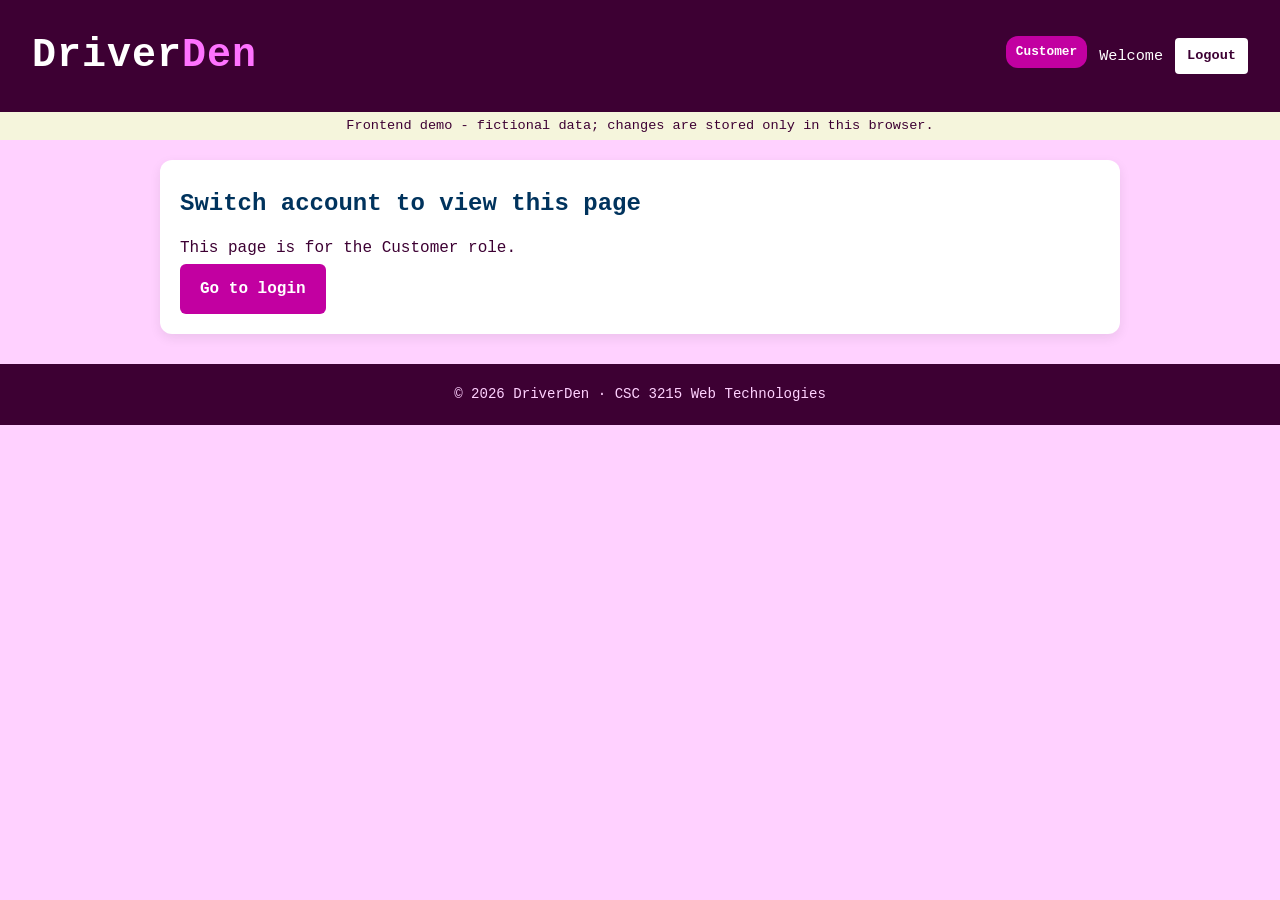
<file: customer.html>
<!DOCTYPE html>
<html lang="en">

<head>
    <meta charset="UTF-8">
    <meta name="viewport" content="width=device-width, initial-scale=1.0">
    <meta name="description" content="Customer dashboard of DriverDen">

    <title>Customer Dashboard | DriverDen</title>

    <link rel="stylesheet" href="css/style.css">
</head>

<body>

    <!-- ============ HEADER ============ -->
    <header class="header">
        <a href="index.html" class="logo">Driver<span>Den</span></a>

        <div class="user-info">
            <span class="badge customer">Customer</span>
            <span id="welcomeName">Welcome</span>
            <a href="index.html" class="btn-logout">Logout</a>
        </div>
    </header>

    <!-- ============ NAVIGATION: each button shows one section ============ -->
    <nav class="topnav" aria-label="Customer navigation">
        <button type="button" id="nav-dashboardSection" onclick="showSection('dashboardSection')">Dashboard</button>
        <button type="button" id="nav-driversSection" onclick="showSection('driversSection')">Find Drivers</button>
        <button type="button" id="nav-compareSection" onclick="showSection('compareSection')">Compare Drivers</button>
        <button type="button" id="nav-hireSection" onclick="showSection('hireSection')">Hire a Driver</button>
        <button type="button" id="nav-requestsSection" onclick="showSection('requestsSection')">My Requests</button>
        <button type="button" id="nav-reviewsSection" onclick="showSection('reviewsSection')">My Reviews</button>
    </nav>

    <p class="demo-label">Frontend demo - fictional data; changes are stored only in this browser.</p>

    <main class="dashboard-container" id="main">

        <!-- =========================================================
             DASHBOARD
             ========================================================= -->
        <section id="dashboardSection" class="page-section">

            <h2>Customer Dashboard</h2>

            <p class="dashboard-subtitle">
                Welcome back! Here is an overview of drivers, hiring requests, and your reviews.
            </p>

            <div class="stats-grid">

                <div class="stat-card" onclick="showSection('driversSection')">
                    <span class="stat-number" id="statTotalDrivers">0</span>
                    <span class="stat-label">Listed Drivers</span>
                </div>

                <div class="stat-card" onclick="showSection('requestsSection')">
                    <span class="stat-number" id="statTotalRequests">0</span>
                    <span class="stat-label">Total Requests</span>
                </div>

                <div class="stat-card" onclick="showSection('requestsSection')">
                    <span class="stat-number" id="statPendingRequests">0</span>
                    <span class="stat-label">Pending Requests</span>
                </div>

                <div class="stat-card" onclick="showSection('reviewsSection')">
                    <span class="stat-number" id="statTotalReviews">0</span>
                    <span class="stat-label">Reviews Given</span>
                </div>

            </div>

            <h3 class="dashboard-actions-title">Quick Actions</h3>

            <div class="actions-grid">

                <div class="action-card">
                    <h3>Find &amp; Compare Drivers</h3>
                    <p>
                        Search drivers by location, job type, rate, or experience, or compare two candidates side-by-side.
                    </p>
                    <button type="button" class="btn" onclick="showSection('driversSection')">Browse Drivers</button>
                    <button type="button" class="btn" onclick="showSection('compareSection')">Compare</button>
                </div>

                <div class="action-card">
                    <h3>Hiring &amp; Contracts</h3>
                    <p>
                        Send a new hiring request, ask an agency for several drivers, or view and manage your requests.
                    </p>
                    <button type="button" class="btn" onclick="showSection('hireSection')">Hire Driver</button>
                    <button type="button" class="btn" onclick="showSection('requestsSection')">My Requests</button>
                </div>

                <div class="action-card">
                    <h3>Driver Performance Reviews</h3>
                    <p>
                        Share feedback about your experience and view driver reviews.
                    </p>
                    <button type="button" class="btn" onclick="showSection('reviewsSection')">Leave a Review</button>
                </div>

                <div class="action-card">
                    <h3>Hiring Tip &amp; Safety</h3>
                    <p>
                        Only verified drivers are listed. Compare the selected service's rate, billing unit, and included hours before hiring.
                    </p>
                    <span class="hiring-tip-label">Check the service details before hiring</span>
                </div>

            </div>
        </section>


        <!-- =========================================================
             C1: FIND DRIVERS (search and filter)
             ========================================================= -->
        <section id="driversSection" class="page-section find-drivers-page">

            <div class="drivers-intro">
                <h2>Find Your Driver</h2>
                <p>
                    Browse verified drivers, compare service rates, and choose the right fit.
                </p>
            </div>

            <form class="filter-card" onsubmit="return searchDrivers()">

                <div class="filter-group">
                    <label for="filterJobType">Job Type</label>

                    <select id="filterJobType" onchange="updateRateFilter()">
                        <option value="">Any Job Type</option>
                        <option value="FullTimeMonthly">Full-time (Monthly Contract)</option>
                        <option value="PartTimeDaily">Part-time (Up to 4 Hours)</option>
                        <option value="InsideCityTrip">Single Trip (Inside City)</option>
                        <option value="IntercityHighway">Interdistrict / Highway Trip</option>
                        <option value="RoundTrip">Round Trip (Same-day Return)</option>
                        <option value="NightShift">Night Shift</option>
                        <option value="WeekendOnly">Weekend / Holiday</option>
                        <option value="OnDemandHourly">On-Demand / Hourly</option>
                        <option value="OfficeSchoolRoutine">Office / School Pick &amp; Drop</option>
                        <option value="EmergencyRelief">Emergency / Backup Replacement</option>
                        <option value="OutstationTour">Outstation / Multi-day Tour</option>
                    </select>
                </div>

                <div class="filter-group">
                    <label for="filterLocation">Location</label>

                    <select id="filterLocation">
                        <option value="">All Locations</option>
                        <option value="Dhanmondi">Dhanmondi</option>
                        <option value="Gulshan">Gulshan</option>
                        <option value="Banani">Banani</option>
                        <option value="Uttara">Uttara</option>
                        <option value="Mirpur">Mirpur</option>
                    </select>
                </div>

                <div class="filter-group">
                    <label for="filterExperience">Min Experience (Years)</label>

                    <input type="number" id="filterExperience" placeholder="Years" min="0" step="1">
                </div>

                <div class="filter-group">
                    <label for="filterMaxSalary" id="rateFilterLabel">Maximum Rate (BDT)</label>

                    <input type="number" id="filterMaxSalary" placeholder="Enter amount" min="0" aria-describedby="rateFilterHelp" disabled>
                </div>

                <div class="filter-actions">
                    <button type="submit" class="btn-filter" id="btnApplyFilter">Search</button>
                    <button type="button" class="btn-reset" id="btnResetFilter" onclick="clearDriverFilters()">Clear</button>
                </div>

                <p class="filter-help" id="rateFilterHelp">
                    Choose a job type to filter by its rate. Experience is entered in years.
                </p>

            </form>

            <div class="drivers-results-heading">
                <h3>Available Drivers</h3>
                <p id="driverCount" role="status" aria-live="polite"></p>
            </div>

            <div id="driversList" class="drivers-grid"></div>

            <div class="drivers-footer">
                <p>
                    Rates cover the driver's service only. Vehicle, fuel, tolls, parking, meals, and accommodation are excluded.
                </p>
            </div>
        </section>


        <!-- =========================================================
             C1: COMPARE DRIVERS
             ========================================================= -->
        <section id="compareSection" class="page-section compare-drivers-page">

            <h2>Compare Drivers</h2>

            <p class="dashboard-subtitle">
                Choose two drivers and a service to compare their rates, experience, and details.
            </p>

            <form onsubmit="return compareTwoDrivers()">
                <fieldset>
                    <legend>Your Comparison</legend>

                    <div class="comparison-controls">

                        <div class="comparison-field">
                            <label for="driver1Select">First Driver</label>
                            <select id="driver1Select"></select>
                        </div>

                        <div class="comparison-field">
                            <label for="driver2Select">Second Driver</label>
                            <select id="driver2Select"></select>
                        </div>

                        <div class="comparison-field">
                            <label for="compareJobType">Service</label>
                            <select id="compareJobType"></select>
                        </div>

                    </div>

                    <button type="submit" class="compare-button">Compare Drivers</button>
                </fieldset>
            </form>

            <p id="compareResult" role="status" aria-live="polite">
                Select two different drivers and a service to begin.
            </p>

            <div id="comparisonContainer" class="table-wrapper"></div>
        </section>


        <!-- =========================================================
             C2: HIRE A DRIVER (direct request) + REQUEST STAFF FROM AN AGENCY
             ========================================================= -->
        <section id="hireSection" class="page-section hire-driver-page">

            <h2>Hire a Driver</h2>

            <p class="dashboard-subtitle">
                Choose a driver and service, review the booking details, then submit your hiring request.
            </p>

            <form id="hiringForm" onsubmit="return submitHiringRequest()">

                <fieldset>
                    <legend>Booking Details</legend>

                    <div class="hiring-fields">

                        <div class="hiring-field hiring-field-wide">
                            <label for="driver">Driver</label>

                            <select id="driver" name="driver" onchange="updateHiringServices()" required>
                                <option value="">-- Select Driver --</option>
                            </select>
                        </div>

                        <div class="hiring-field hiring-field-wide">
                            <label for="hireService">Service</label>

                            <select id="hireService" name="service" onchange="updateHiringServiceDetails()" required disabled>
                                <option value="">-- Select a Driver First --</option>
                            </select>
                        </div>

                        <div class="hiring-field">
                            <label for="hiredate">Start Date</label>

                            <input type="date" id="hiredate" name="startDate" onchange="updateHiringAmount()" required>
                        </div>

                        <div class="hiring-field">
                            <label for="hireQuantity" id="hireQuantityLabel">Booking Quantity</label>

                            <input type="number" id="hireQuantity" name="quantity" min="1" step="1" oninput="updateHiringAmount()" aria-describedby="hireMinimum" required disabled>
                        </div>

                    </div>

                    <div class="hiring-summary">
                        <h3>Service Summary</h3>

                        <dl>
                            <div>
                                <dt>Rate</dt>
                                <dd id="hireRate">Select a service.</dd>
                            </div>

                            <div>
                                <dt>Included Scope</dt>
                                <dd id="hireScope">Select a service.</dd>
                            </div>

                            <div>
                                <dt>Minimum Booking</dt>
                                <dd id="hireMinimum">Select a service.</dd>
                            </div>

                            <div>
                                <dt>Booking Dates</dt>
                                <dd id="hireDates">Choose a start date.</dd>
                            </div>

                            <div class="hiring-total">
                                <dt>Estimated Base Amount</dt>
                                <dd id="hireAmount" aria-live="polite">&mdash;</dd>
                            </div>
                        </dl>

                        <p class="hiring-note">
                            The base amount is the listed rate multiplied by your booking quantity. Any additional charges or changes to the included scope must be agreed before hiring.
                        </p>
                    </div>

                    <button type="submit" id="hireSubmit" class="hire-submit" disabled>Submit Hiring Request</button>

                </fieldset>
            </form>

            <p id="hireMessage" role="status" aria-live="polite">
                This is a frontend demo. Saved requests appear in My Requests.
            </p>

            <!-- Request several drivers from an agency (feeds the Agency Manager page) -->
            <form id="bulkForm" onsubmit="return submitBulkRequest()">
                <fieldset>
                    <legend>Request Drivers from an Agency</legend>

                    <div id="bulkMessage" class="message"></div>

                    <table class="form-table">
                        <tr>
                            <td><label for="bulkAgency">Agency:</label></td>
                            <td>
                                <select id="bulkAgency">
                                    <option value="">-- Select Agency --</option>
                                </select>
                                <span class="error" id="bulkAgencyError"></span>
                            </td>
                        </tr>
                        <tr>
                            <td><label for="bulkHeadcount">Number of drivers:</label></td>
                            <td>
                                <input type="number" id="bulkHeadcount" min="1" max="20" step="1" placeholder="e.g. 2">
                                <span class="error" id="bulkHeadcountError"></span>
                            </td>
                        </tr>
                        <tr>
                            <td><label for="bulkStart">Start date:</label></td>
                            <td>
                                <input type="date" id="bulkStart">
                                <span class="error" id="bulkStartError"></span>
                            </td>
                        </tr>
                        <tr>
                            <td><label for="bulkEnd">End date:</label></td>
                            <td>
                                <input type="date" id="bulkEnd">
                                <span class="error" id="bulkEndError"></span>
                            </td>
                        </tr>
                        <tr>
                            <td><label for="bulkDuties">Duties:</label></td>
                            <td>
                                <textarea id="bulkDuties" rows="2" maxlength="200" placeholder="e.g. Office staff shuttle, 2 cars"></textarea>
                                <span class="error" id="bulkDutiesError"></span>
                            </td>
                        </tr>
                        <tr>
                            <td><label for="bulkSalary">Offered salary (BDT / month, each driver):</label></td>
                            <td>
                                <input type="number" id="bulkSalary" min="5000" max="200000" step="500" placeholder="e.g. 25000">
                                <span class="error" id="bulkSalaryError"></span>
                            </td>
                        </tr>
                    </table>

                    <button type="submit" id="bulkSubmit" class="hire-submit">Send Request to Agency</button>
                </fieldset>
            </form>
        </section>


        <!-- =========================================================
             C2: MY REQUESTS (direct requests, agency requests, replacements)
             ========================================================= -->
        <section id="requestsSection" class="page-section">

            <h2>My Hiring Requests</h2>

            <p class="dashboard-subtitle">
                View your hiring requests, booking details, and current statuses. Confirm a request after the driver accepts it.
            </p>

            <p id="requestMessage" class="message" role="status" aria-live="polite"></p>

            <div class="table-wrapper">
                <table class="data-table">
                    <thead>
                        <tr>
                            <th scope="col">Request ID</th>
                            <th scope="col">Driver</th>
                            <th scope="col">Service / Contract Details</th>
                            <th scope="col">Dates</th>
                            <th scope="col">Amount (BDT)</th>
                            <th scope="col">Status</th>
                            <th scope="col">Action</th>
                        </tr>
                    </thead>

                    <tbody id="requestsBody"></tbody>
                </table>
            </div>

            <p>
                For service bookings, the amount shown is the estimated base amount for the selected quantity. Additional charges must be agreed before hiring.
            </p>

            <h3 class="section-heading-left">Agency Requests</h3>

            <p class="dashboard-subtitle">Approve or decline the drivers an agency proposed. An agency can never confirm more drivers than you asked for.</p>

            <div id="bulkList"></div>

            <h3 class="section-heading-left">Replacement Decisions</h3>

            <p class="dashboard-subtitle">An agency can propose a different driver for an active contract. The current driver stays until you approve.</p>

            <div id="replacementDecisionList"></div>
        </section>


        <!-- =========================================================
             C3: MY REVIEWS
             ========================================================= -->
        <section id="reviewsSection" class="page-section">

            <h2>My Reviews</h2>

            <p class="dashboard-subtitle">
                Rate and review a driver after a completed contract. Select an already reviewed contract to update its review.
            </p>

            <form id="reviewForm" onsubmit="return addReview()" onreset="resetReviewMessage()">

                <fieldset>
                    <legend>Driver Performance Review</legend>

                    <label for="driverSelect">Completed Contract</label>
                    <br>

                    <select id="driverSelect" name="contractId" onchange="loadSelectedReview()" required>
                        <option value="">-- Select Completed Contract --</option>
                    </select>

                    <br><br>

                    <label for="rating">Rating (1 to 5)</label>
                    <br>

                    <select id="rating" name="rating" required>
                        <option value="">-- Select Rating --</option>
                        <option value="5">5 - Excellent</option>
                        <option value="4">4 - Good</option>
                        <option value="3">3 - Average</option>
                        <option value="2">2 - Poor</option>
                        <option value="1">1 - Unsatisfactory</option>
                    </select>

                    <br><br>

                    <label for="review">Written Review</label>
                    <br>

                    <textarea id="review" name="review" rows="4" cols="40" maxlength="500" placeholder="Write your review..." required></textarea>

                    <br><br>

                    <input type="submit" id="reviewSubmit" value="Save Review">

                    <input type="reset" value="Reset">
                </fieldset>
            </form>

            <p id="reviewMessage" role="status" aria-live="polite"></p>

            <h3>Saved Reviews</h3>

            <div class="table-wrapper">
                <table class="data-table">
                    <thead>
                        <tr>
                            <th scope="col">Review ID</th>
                            <th scope="col">Contract</th>
                            <th scope="col">Driver</th>
                            <th scope="col">Rating</th>
                            <th scope="col">Written Review</th>
                            <th scope="col">Visibility</th>
                        </tr>
                    </thead>

                    <tbody id="reviewsBody"></tbody>
                </table>
            </div>
        </section>

    </main>

    <footer class="footer">
        &copy; 2026 DriverDen &middot; CSC 3215 Web Technologies
    </footer>

    <script src="js/data.js"></script>
    <script src="js/common.js"></script>
    <script src="js/customer.js"></script>

</body>

</html>
</file>
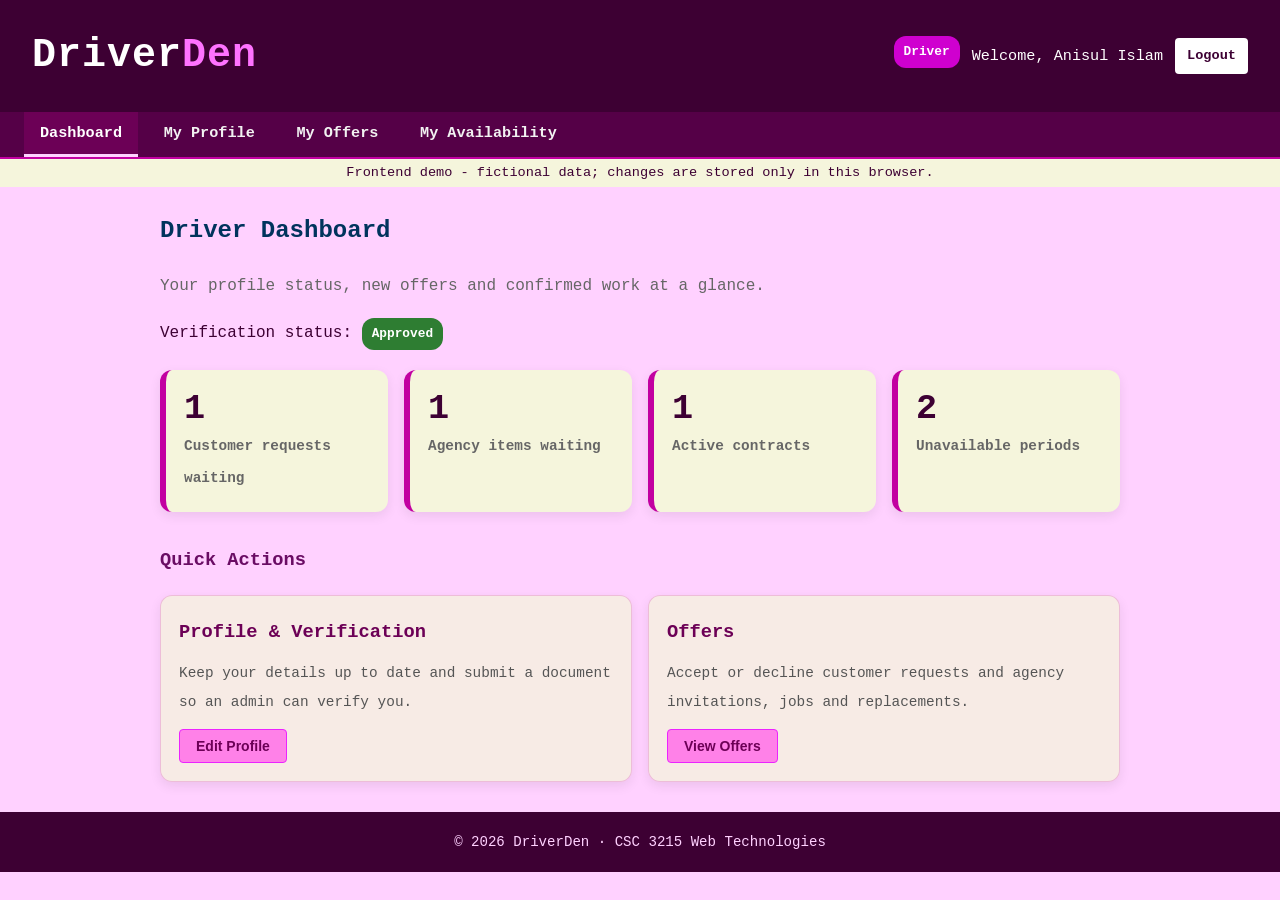
<file: driver.html>
<!DOCTYPE html>
<html lang="en">

<head>
    <meta charset="UTF-8">
    <meta name="viewport" content="width=device-width, initial-scale=1.0">
    <meta name="description" content="Driver dashboard of DriverDen">

    <title>Driver Dashboard | DriverDen</title>

    <link rel="stylesheet" href="css/style.css">
</head>

<body>

    <!-- ============ HEADER ============ -->
    <header class="header">
        <a href="index.html" class="logo">Driver<span>Den</span></a>

        <div class="user-info">
            <span class="badge driver">Driver</span>
            <span id="welcomeName">Welcome</span>
            <a href="index.html" class="btn-logout">Logout</a>
        </div>
    </header>

    <!-- ============ NAVIGATION: each button shows one section ============ -->
    <nav class="topnav" aria-label="Driver navigation">
        <button type="button" id="nav-dashboardSection" onclick="showSection('dashboardSection')">Dashboard</button>
        <button type="button" id="nav-profileSection" onclick="showSection('profileSection')">My Profile</button>
        <button type="button" id="nav-offersSection" onclick="showSection('offersSection')">My Offers</button>
        <button type="button" id="nav-availabilitySection" onclick="showSection('availabilitySection')">My
            Availability</button>
    </nav>

    <p class="demo-label">Frontend demo - fictional data; changes are stored only in this browser.</p>

    <main class="dashboard-container" id="main">

        <!-- =========================================================
             DASHBOARD
             ========================================================= -->
        <section id="dashboardSection" class="page-section">

            <h2>Driver Dashboard</h2>

            <p class="dashboard-subtitle">Your profile status, new offers and confirmed work at a glance.</p>

            <p id="dashboardStatus"></p>

            <div class="stats-grid">
                <div class="stat-card" onclick="showSection('offersSection')">
                    <span class="stat-number" id="statPendingOffers">0</span>
                    <span class="stat-label">Customer requests waiting</span>
                </div>
                <div class="stat-card" onclick="showSection('offersSection')">
                    <span class="stat-number" id="statAgencyItems">0</span>
                    <span class="stat-label">Agency items waiting</span>
                </div>
                <div class="stat-card" onclick="showSection('availabilitySection')">
                    <span class="stat-number" id="statActiveJobs">0</span>
                    <span class="stat-label">Active contracts</span>
                </div>
                <div class="stat-card" onclick="showSection('availabilitySection')">
                    <span class="stat-number" id="statUnavailable">0</span>
                    <span class="stat-label">Unavailable periods</span>
                </div>
            </div>

            <h3 class="dashboard-actions-title">Quick Actions</h3>

            <div class="actions-grid">
                <div class="action-card">
                    <h3>Profile &amp; Verification</h3>
                    <p>Keep your details up to date and submit a document so an admin can verify you.</p>
                    <button type="button" class="btn" onclick="showSection('profileSection')">Edit Profile</button>
                </div>
                <div class="action-card">
                    <h3>Offers</h3>
                    <p>Accept or decline customer requests and agency invitations, jobs and replacements.</p>
                    <button type="button" class="btn" onclick="showSection('offersSection')">View Offers</button>
                </div>
            </div>
        </section>


        <!-- =========================================================
             D1: MY DRIVER PROFILE
             ========================================================= -->
        <section id="profileSection" class="page-section">

            <h2>My Driver Profile</h2>

            <p class="dashboard-subtitle">Enter your information and submit your profile for verification.</p>

            <p id="profileStatus"></p>

            <!-- Profile card: what customers see now (filled by renderProfileCard) -->
            <div class="card profile-card" id="profileCard"></div>

            <form id="profileForm" onsubmit="return saveProfile()">

                <fieldset>
                    <legend>Personal Details</legend>

                    <table class="form-table">

                        <tr>
                            <td><label for="name">Full Name:</label></td>
                            <td><input type="text" id="name" name="name">
                                <span class="error" id="nameError"></span>
                            </td>
                        </tr>

                        <tr>
                            <td><label for="phone">Phone Number:</label></td>
                            <td><input type="tel" id="phone" name="phone" placeholder="01XXXXXXXXX">
                                <span class="error" id="phoneError"></span>
                            </td>
                        </tr>

                        <tr>
                            <td><label for="location">Current Location:</label></td>
                            <td><input type="text" id="location" name="location">
                                <span class="error" id="locationError"></span>
                            </td>
                        </tr>

                        <tr>
                            <td><label for="experience">Driving Experience (Years):</label></td>
                            <td><input type="number" id="experience" name="experience" min="0" max="60">
                                <span class="error" id="experienceError"></span>
                            </td>
                        </tr>

                        <tr>
                            <td><label for="salary">Expected Monthly Salary (BDT):</label></td>
                            <td><input type="number" id="salary" name="salary" min="5000" max="200000">
                                <span class="error" id="salaryError"></span>
                            </td>
                        </tr>

                        <tr>
                            <td><label for="vehicle">Vehicle Category:</label></td>
                            <td>
                                <select id="vehicle" name="vehicle">
                                    <option value="">Select a category</option>
                                    <option value="car">Car</option>
                                    <option value="sedan">Sedan</option>
                                    <option value="suv">SUV</option>
                                    <option value="jeep">Jeep</option>
                                    <option value="microbus">Microbus</option>
                                    <option value="van">Van</option>
                                    <option value="pickup">Pickup</option>
                                    <option value="bus">Bus</option>
                                    <option value="truck">Truck</option>
                                    <option value="motorcycle">Motorcycle</option>
                                </select>
                                <span class="error" id="vehicleError"></span>
                            </td>
                        </tr>

                        <tr>
                            <td><label for="summary">Professional Summary:</label></td>
                            <td>
                                <textarea id="summary" name="summary" rows="4" cols="30"></textarea>
                                <span class="error" id="summaryError"></span>
                            </td>
                        </tr>

                    </table>
                </fieldset>

                <fieldset>
                    <legend>Verification Document</legend>

                    <table class="form-table">
                        <tr>
                            <td><label for="document">Choose Document:</label></td>
                            <td>
                                <input type="file" id="document" name="document" accept=".pdf,.jpg,.jpeg,.png">
                                <span class="error" id="documentError"></span>
                                <span class="hint">PDF, JPG or PNG. Demo only: the file is NOT uploaded, only its name
                                    is saved.</span>
                            </td>
                        </tr>
                    </table>
                </fieldset>

                <div id="profileMessage" class="message"></div>

                <input type="submit" value="Submit for Verification">
                <input type="button" value="Reset" onclick="resetProfileForm()">

            </form>
        </section>


        <!-- =========================================================
             D2: MY OFFERS (customer requests) + agency sections
             ========================================================= -->
        <section id="offersSection" class="page-section">

            <h2>My Job Offers</h2>

            <p class="dashboard-subtitle">Customer hiring requests sent to you. You accept or decline; the customer then
                confirms.</p>

            <h3>Customer Requests</h3>

            <div class="search-bar">
                <input type="text" id="offerSearch" placeholder="Search by job, customer or id..."
                    onkeyup="renderOffers()">
                <label for="offerFilter">Show:</label>
                <select id="offerFilter" onchange="renderOffers()">
                    <option value="all">All offers</option>
                    <option value="pending">Pending</option>
                    <option value="accepted">Accepted</option>
                    <option value="confirmed">Confirmed</option>
                    <option value="declined">Declined</option>
                    <option value="cancelled">Cancelled</option>
                </select>
            </div>
            <p id="offerCount" class="result-count"></p>
            <div id="offerMessage" class="message"></div>

            <div class="table-wrapper">
                <table class="data-table">
                    <thead>
                        <tr>
                            <th>Job</th>
                            <th>Customer</th>
                            <th>Dates</th>
                            <th>Amount</th>
                            <th>Offer Status</th>
                            <th>Customer-Visible Status</th>
                            <th>Can You Accept?</th>
                            <th>Action</th>
                        </tr>
                    </thead>
                    <tbody id="offerBody"></tbody>
                </table>
            </div>

            <h3 class="section-heading-left">Agency Membership Invitations</h3>

            <div id="inviteMessage" class="message"></div>

            <div class="table-wrapper">
                <table class="data-table">
                    <thead>
                        <tr>
                            <th>Agency Name</th>
                            <th>Area</th>
                            <th>Status</th>
                            <th>Action</th>
                        </tr>
                    </thead>
                    <tbody id="inviteBody"></tbody>
                </table>
            </div>

            <h3 class="section-heading-left">Agency Job Proposals</h3>

            <p class="hint">An agency proposed you for a customer's bulk request. After you accept, the customer
                approves.</p>

            <div class="table-wrapper">
                <table class="data-table">
                    <thead>
                        <tr>
                            <th>Job</th>
                            <th>Customer</th>
                            <th>Dates</th>
                            <th>Salary</th>
                            <th>Status</th>
                            <th>Action</th>
                        </tr>
                    </thead>
                    <tbody id="proposalBody"></tbody>
                </table>
            </div>

            <h3 class="section-heading-left">Replacement Requests</h3>

            <p class="hint">An agency asks you to take over another driver's contract for its remaining dates.</p>

            <div class="table-wrapper">
                <table class="data-table">
                    <thead>
                        <tr>
                            <th>Replacing</th>
                            <th>Customer</th>
                            <th>Dates</th>
                            <th>Reason</th>
                            <th>Status</th>
                            <th>Action</th>
                        </tr>
                    </thead>
                    <tbody id="replacementBody"></tbody>
                </table>
            </div>
        </section>


        <!-- =========================================================
             D3: MY AVAILABILITY
             ========================================================= -->
        <section id="availabilitySection" class="page-section">

            <h2>My Availability</h2>

            <p class="dashboard-subtitle">Manage your available and unavailable dates for driving jobs.</p>

            <!-- Status summary: counts for this section (filled by renderAvailability) -->
            <div class="stats-grid">
                <div class="stat-card">
                    <span class="stat-number" id="statAvailablePeriods">0</span>
                    <span class="stat-label">Available periods</span>
                </div>
                <div class="stat-card">
                    <span class="stat-number" id="statUnavailablePeriods">0</span>
                    <span class="stat-label">Unavailable periods</span>
                </div>
                <div class="stat-card">
                    <span class="stat-number" id="statConfirmedJobs">0</span>
                    <span class="stat-label">Confirmed jobs</span>
                </div>
            </div>

            <form id="availForm" onsubmit="return saveSlot()">

                <fieldset>
                    <legend id="slotFormTitle">Add Availability</legend>

                    <table class="form-table">

                        <tr>
                            <td><label for="availability">Availability Type:</label></td>
                            <td>
                                <select id="availability" name="availability">
                                    <option value="">Select Type</option>
                                    <option value="available">Available</option>
                                    <option value="unavailable">Unavailable</option>
                                </select>
                                <span class="error" id="availabilityError"></span>
                            </td>
                        </tr>

                        <tr>
                            <td><label for="startDate">Start Date:</label></td>
                            <td><input type="date" id="startDate" name="startDate">
                                <span class="error" id="startDateError"></span>
                            </td>
                        </tr>

                        <tr>
                            <td><label for="endDate">End Date:</label></td>
                            <td><input type="date" id="endDate" name="endDate">
                                <span class="error" id="endDateError"></span>
                            </td>
                        </tr>

                        <tr>
                            <td><label for="reason">Reason (Optional):</label></td>
                            <td>
                                <textarea id="reason" name="reason" rows="3" cols="25"></textarea>
                                <span class="error" id="reasonError"></span>
                            </td>
                        </tr>

                    </table>
                </fieldset>

                <div id="availMessage" class="message"></div>

                <input type="submit" id="slotSaveButton" value="Add Availability">
                <input type="button" value="Reset" onclick="resetSlotForm()">

            </form>

            <h3 class="section-heading-left">My Availability Schedule</h3>

            <div class="search-bar">
                <input type="text" id="availSearch" placeholder="Search by reason, date or id..."
                    onkeyup="renderAvailability()">
                <label for="availFilter">Show:</label>
                <select id="availFilter" onchange="renderAvailability()">
                    <option value="all">All types</option>
                    <option value="available">Available</option>
                    <option value="unavailable">Unavailable</option>
                </select>
            </div>
            <p id="slotCount" class="result-count"></p>

            <div class="table-wrapper">
                <table class="data-table">
                    <thead>
                        <tr>
                            <th>Type</th>
                            <th>Start Date</th>
                            <th>End Date</th>
                            <th>Reason</th>
                            <th>Action</th>
                        </tr>
                    </thead>
                    <tbody id="slotBody"></tbody>
                </table>
            </div>

            <h3 class="section-heading-left">Confirmed Jobs</h3>

            <div class="table-wrapper">
                <table class="data-table">
                    <thead>
                        <tr>
                            <th>Contract</th>
                            <th>Customer</th>
                            <th>Dates</th>
                            <th>Status</th>
                        </tr>
                    </thead>
                    <tbody id="jobBody"></tbody>
                </table>
            </div>

            <p class="hint">Confirmed jobs cannot be deleted from the availability schedule.</p>
        </section>

    </main>

    <footer class="footer">
        &copy; 2026 DriverDen &middot; CSC 3215 Web Technologies
    </footer>

    <script src="js/data.js"></script>
    <script src="js/common.js"></script>
    <script src="js/driver.js"></script>

</body>

</html>
</file>
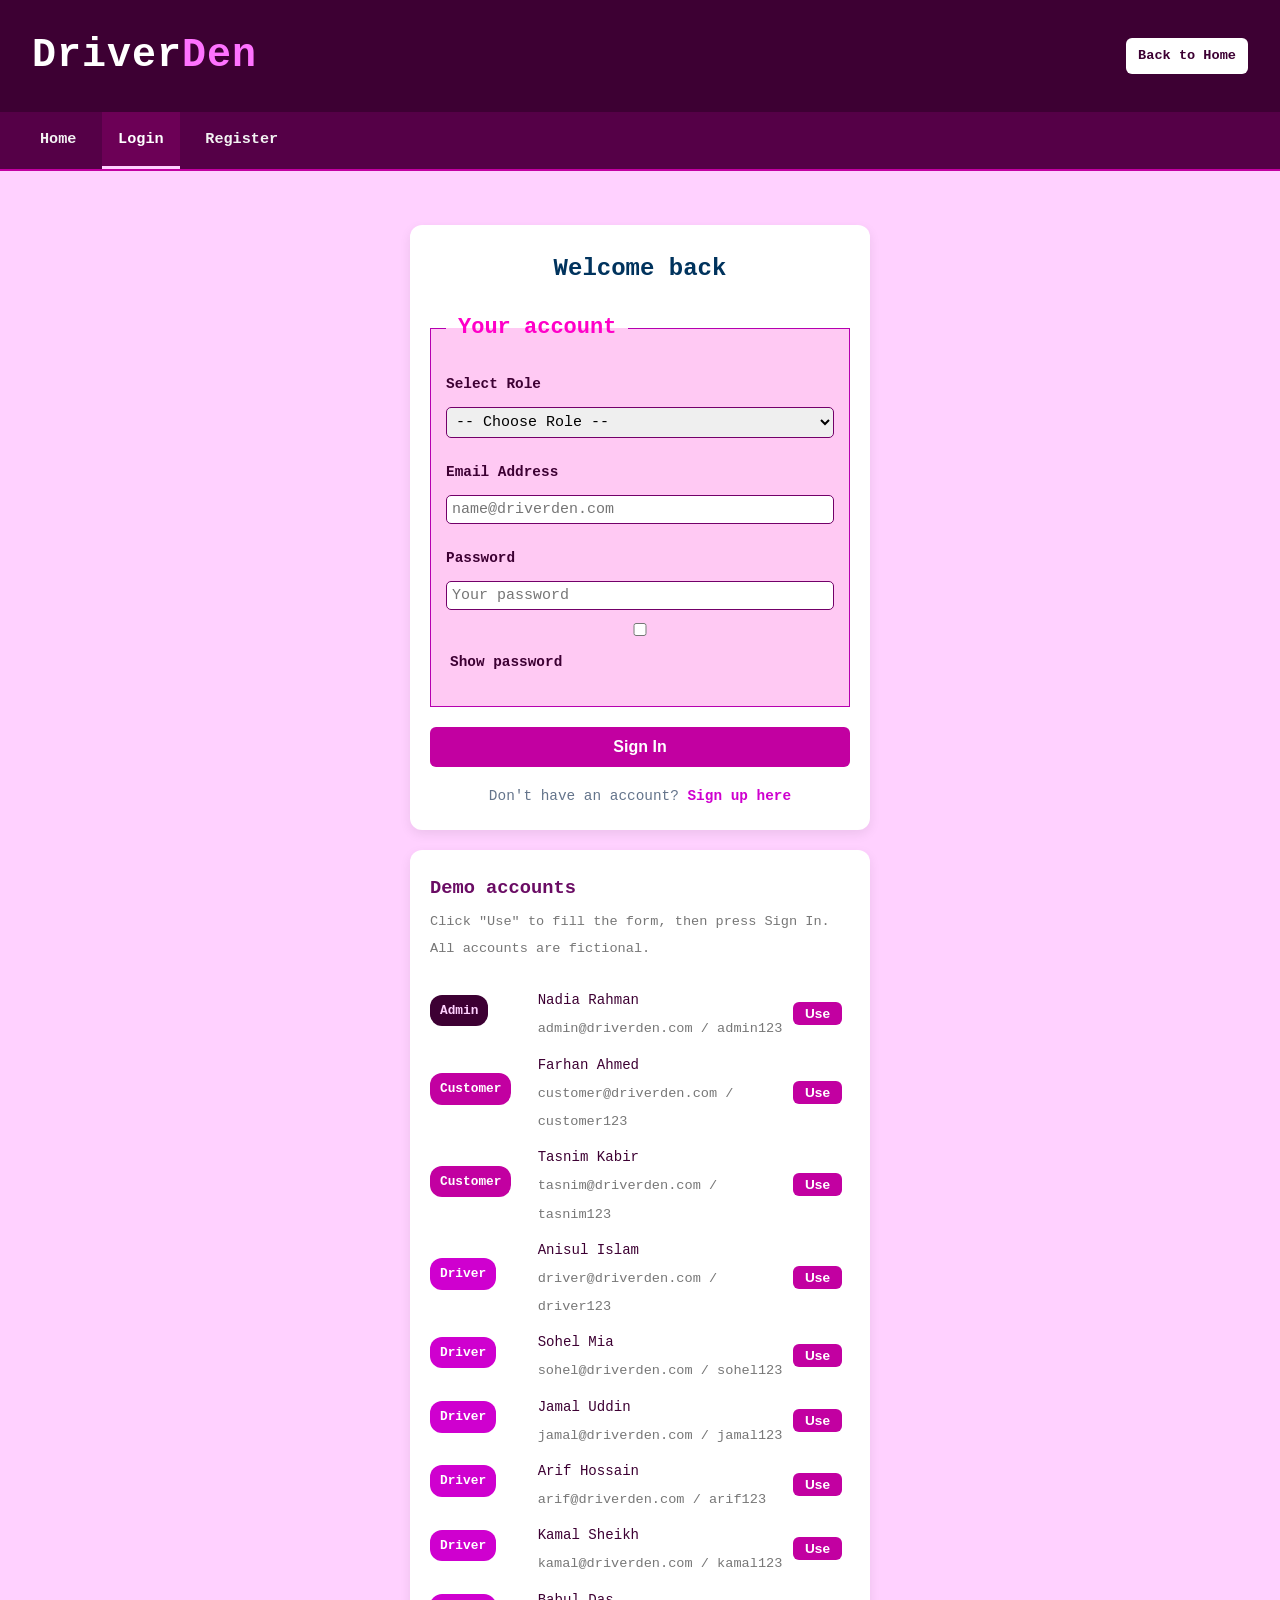
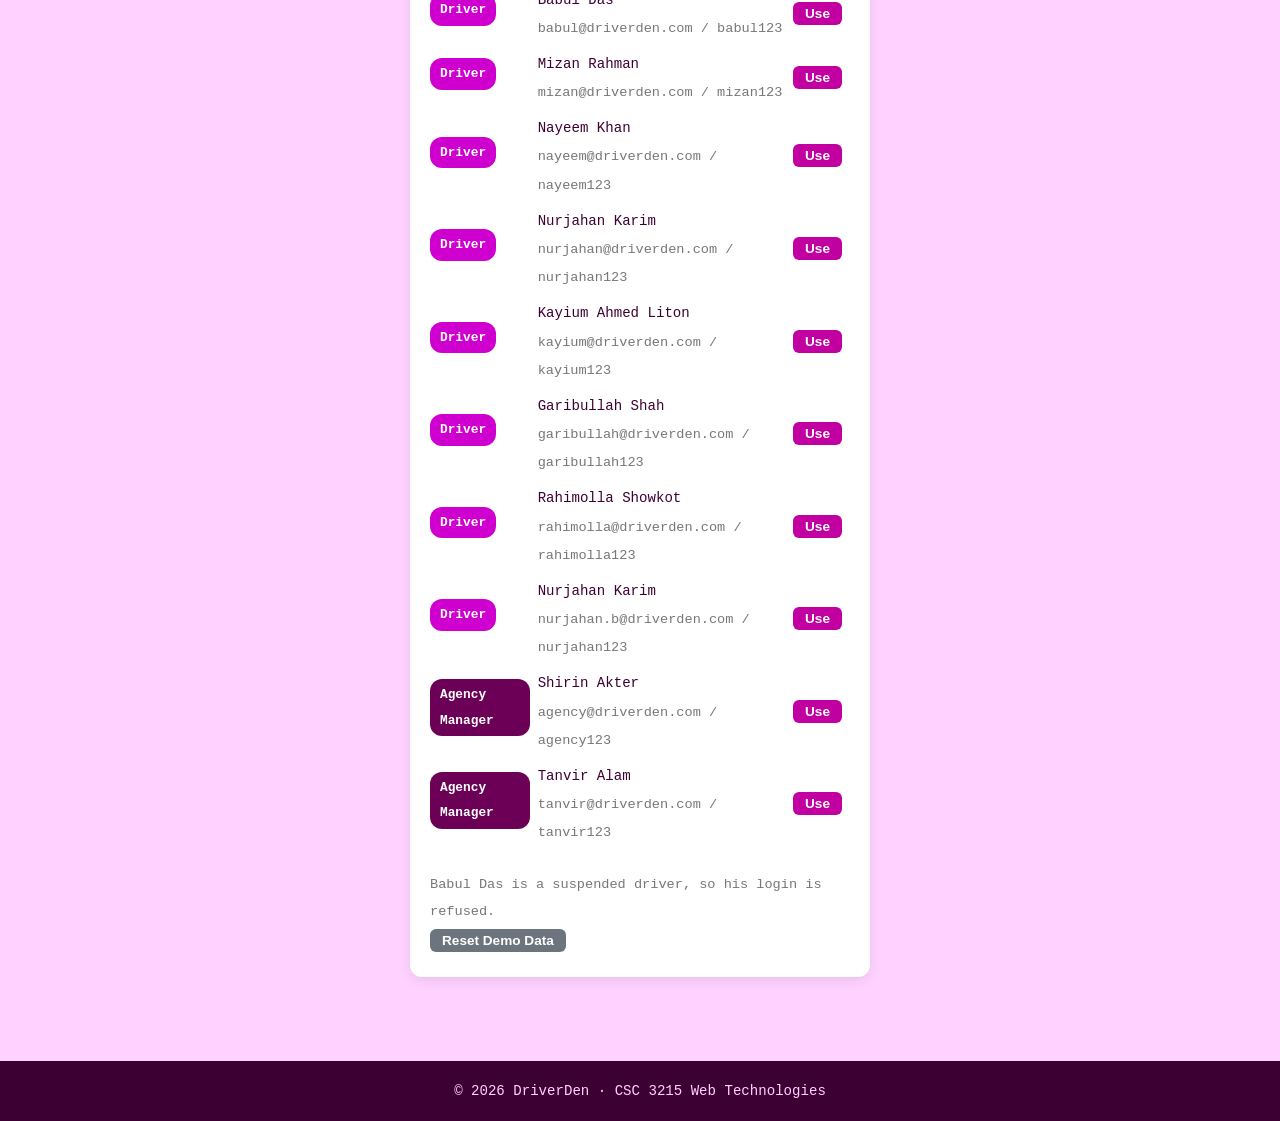
<file: login.html>
<!DOCTYPE html>
<html lang="en">

<head>
    <meta charset="UTF-8">
    <meta name="viewport" content="width=device-width, initial-scale=1.0">

    <meta name="description" content="Login to the DriverDen driver hiring platform">

    <title>Login | DriverDen</title>

    <link rel="stylesheet" href="css/style.css">
</head>

<body>

    <!-- ============ HEADER ============ -->
    <header class="header">
        <a href="index.html" class="logo">Driver<span>Den</span></a>

        <div class="user-info">
            <a href="index.html" class="btn btn-small btn-light">Back to Home</a>
        </div>
    </header>
    <nav class="topnav" aria-label="Public navigation">
        <a href="index.html">Home</a>
        <a href="login.html" class="active" aria-current="page">Login</a>
        <a href="register.html">Register</a>
    </nav>

    <main class="container">
        <div class="auth-box">

            <div class="card">
                <h2>Welcome back</h2>

                <div id="loginMessage" class="message"></div>

                <form id="loginForm" action="login.html" method="get" onsubmit="return validateLogin()" novalidate>

                    <fieldset>
                        <legend>Your account</legend>

                        <div class="form-group">
                            <label for="role">Select Role</label>

                            <select id="role">
                                <option value="">-- Choose Role --</option>
                                <option value="customer">Customer (Hiring Driver)</option>
                                <option value="driver">Driver</option>
                                <option value="agency">Agency Manager</option>
                                <option value="admin">Administrator</option>
                            </select>
                        </div>

                        <div class="form-group">
                            <label for="email">Email Address</label>

                            <input type="email" id="email" name="email" placeholder="name@driverden.com">
                        </div>

                        <div class="form-group">
                            <label for="password">Password</label>

                            <input type="password" id="password" placeholder="Your password">

                            <input type="checkbox" id="showPassword" onchange="togglePassword()">

                            <label for="showPassword" class="option-label">
                                Show password
                            </label>
                        </div>
                    </fieldset>

                    <button type="submit" class="btn btn-block">Sign In</button>
                </form>

                <p class="auth-switch">
                    Don't have an account? <a href="register.html">Sign up here</a>
                </p>
            </div>

            <div class="card">
                <h3>Demo accounts</h3>

                <p class="hint">Click "Use" to fill the form, then press Sign In. All accounts are fictional.</p>

                <!-- login.js fills this table from the users list in data.js -->
                <div class="table-wrapper">
                    <table class="demo-accounts">
                        <tbody id="demoAccountsBody"></tbody>
                    </table>
                </div>

                <p class="hint">
                    Babul Das is a suspended driver, so his login is refused.
                </p>

                <p>
                    <button type="button" class="btn btn-small btn-secondary" onclick="resetDemoClick()">Reset Demo
                        Data</button>
                </p>
            </div>

        </div>
    </main>

    <!-- ============ FOOTER ============ -->
    <footer class="footer">
        &copy; 2026 DriverDen &middot; CSC 3215 Web Technologies
    </footer>

    <script src="js/data.js"></script>
    <script src="js/common.js"></script>
    <script src="js/login.js"></script>

</body>

</html>
</file>
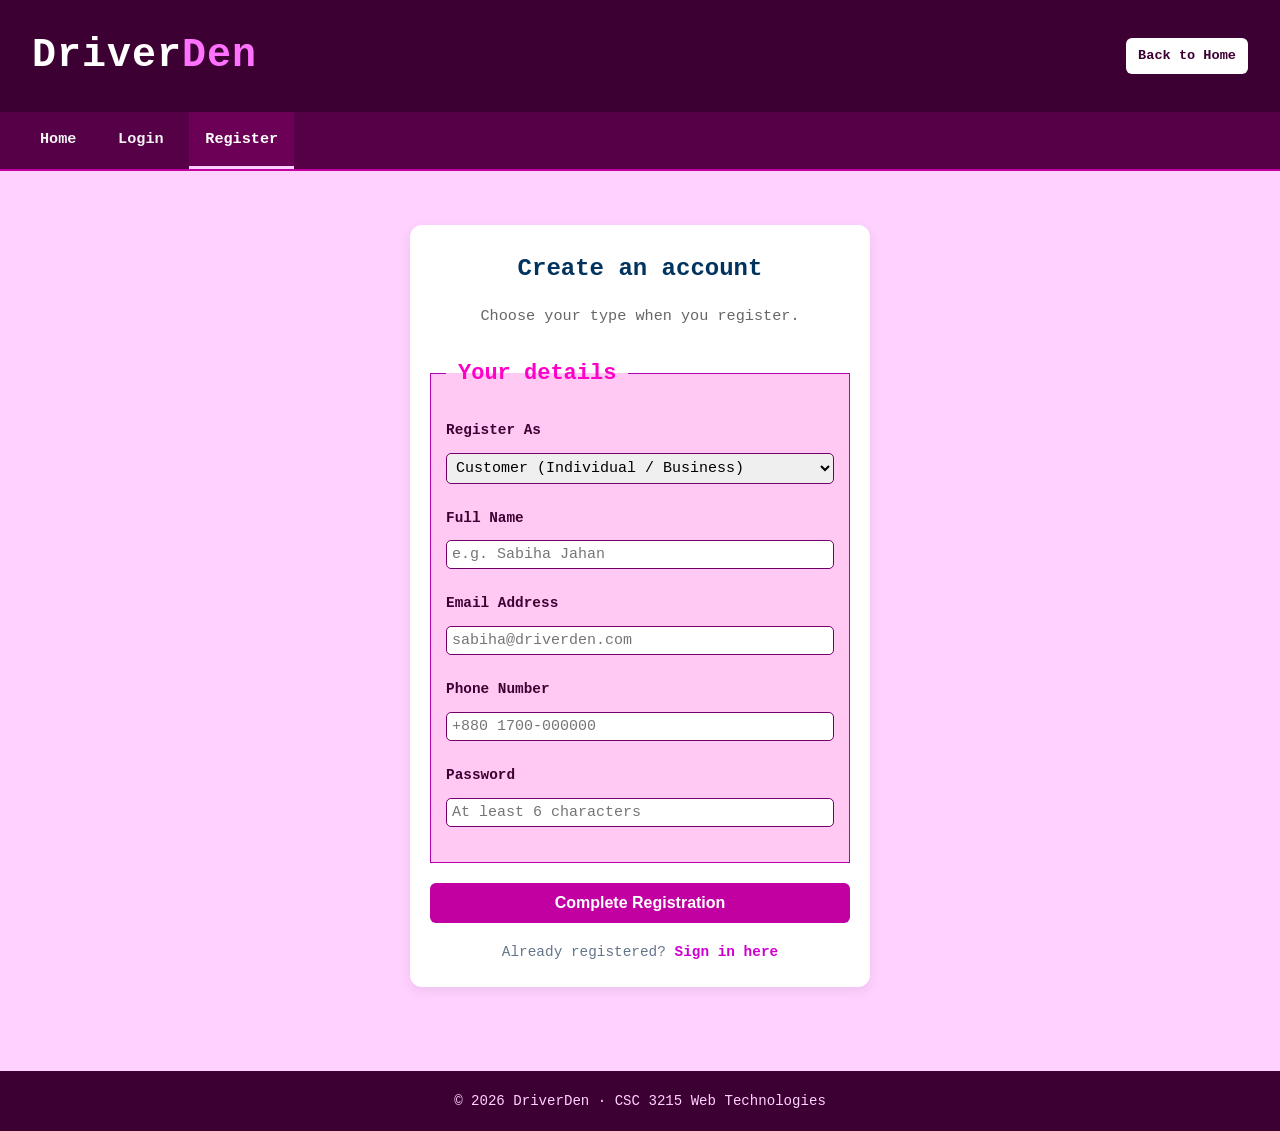
<file: register.html>
<!DOCTYPE html>
<html lang="en">

<head>
    <meta charset="UTF-8">
    <meta name="viewport" content="width=device-width, initial-scale=1.0">

    <meta name="description" content="Create a DriverDen account as a customer, driver, or transport agency">

    <title>Register | DriverDen</title>

    <link rel="stylesheet" href="css/style.css">
</head>

<body>

    <!-- ============ HEADER ============ -->
    <header class="header">
        <a href="index.html" class="logo">Driver<span>Den</span></a>

        <div class="user-info">
            <a href="index.html" class="btn btn-small btn-light">Back to Home</a>
        </div>
    </header>

    <!-- The same navigation bar on every public page. -->
    <nav class="topnav" aria-label="Public navigation">
        <a href="index.html">Home</a>
        <a href="login.html">Login</a>
        <a href="register.html" class="active" aria-current="page">Register</a>
    </nav>

    <main class="container">
        <div class="auth-box">

            <div class="card">
                <h2>Create an account</h2>

                <p class="page-subtitle">
                    Choose your type when you register.
                </p>

                <div id="signupMessage" class="message"></div>

                <!--
                    onsubmit="return validateSignup()"
                    return false -> the form is NOT sent, the user stays here
                    return true  -> the browser opens the page in "action".
                -->
                <form id="signupForm" action="login.html" method="get" onsubmit="return validateSignup()" novalidate>

                    <fieldset>
                        <legend>Your details</legend>

                        <div class="form-group">
                            <label for="role">Register As</label>

                            <select id="role">
                                <option value="customer">Customer (Individual / Business)</option>
                                <option value="driver">Professional Driver</option>
                                <option value="agency">Transport Agency</option>
                            </select>
                            <span class="error" id="roleError"></span>
                        </div>

                        <div class="form-group">
                            <label for="fullName">Full Name</label>

                            <input type="text" id="fullName" name="fullName" placeholder="e.g. Sabiha Jahan">
                            <span class="error" id="fullNameError"></span>
                        </div>

                        <div class="form-group">
                            <label for="email">Email Address</label>

                            <input type="email" id="email" name="email" placeholder="sabiha@driverden.com">
                            <span class="error" id="emailError"></span>
                        </div>

                        <div class="form-group">
                            <label for="phone">Phone Number</label>

                            <input type="tel" id="phone" name="phone" placeholder="+880 1700-000000">
                            <span class="error" id="phoneError"></span>
                        </div>

                        <div class="form-group">
                            <label for="password">Password</label>

                            <input type="password" id="password" placeholder="At least 6 characters">
                            <span class="error" id="passwordError"></span>
                        </div>
                    </fieldset>

                    <button type="submit" class="btn btn-block">
                        Complete Registration
                    </button>
                </form>

                <p class="auth-switch">
                    Already registered? <a href="login.html">Sign in here</a>
                </p>
            </div>

        </div>
    </main>

    <!-- ============ FOOTER ============ -->
    <footer class="footer">
        &copy; 2026 DriverDen &middot; CSC 3215 Web Technologies
    </footer>

    <script src="js/data.js"></script>
    <script src="js/common.js"></script>
    <script src="js/register.js"></script>

</body>

</html>
</file>
<file: css/style.css>
/*PART A  Team base styles */
* {
    margin: 0;
    padding: 0;
    box-sizing: border-box;
}

body {
    background-color: #ffd1ff;
    font-family: 'Courier New', Courier, monospace;
    color: rgb(61, 0, 51);
    line-height: 2;
}

h1 {
    font-family: 'syne', system-ui, -apple-system, BlinkMacSystemFont, 'Segoe UI', Roboto, Oxygen, Ubuntu, Cantarell, 'Open Sans', 'Helvetica Neue', sans-serif;
    color: rgb(255, 0, 174);
    margin-bottom: 8px;
    font-size: 50px;
}

h2 {
    color: rgb(0, 51, 93);
    margin-bottom: 15px;
}

h3 {
    color: rgb(106, 12, 100);
}

hr {
    border: 0;
    border-top: 1px solid beige;
    margin: 18px;
}

a {
    text-decoration: none;
    color: rgb(207, 0, 207);
    font-weight: 700;
}

a:hover {
    text-decoration: underline;
}

table {
    width: 100%;
    border-collapse: collapse;
    margin: 20px 0;
    background-color: beige;
}

table,
th,
td {
    border: 1px solid black;
}

th,
td {
    padding: 8px 14px;
}

th {
    background-color: rgb(255, 104, 235);
    font-weight: 700;
}

tr:hover {
    background-color: rgba(248, 248, 169, 0.588);
}

fieldset {
    border: 1px solid rgb(181, 0, 175);
    border-radius: 0;
    padding: 15px;
    margin-bottom: 20px;
    background-color: rgba(255, 125, 227, 0.411);
}

legend {
    font-weight: 800;
    font-family: 'Courier New', Courier, monospace;
    padding: 5px 12px;
    color: rgb(255, 0, 200);
    font-size: 22px;
}

input[type="text"],
input[type="tel"],
input[type="email"],
input[type="password"],
input[type="number"],
input[type="date"],
select,
textarea {
    padding: 5px;
    border: 1px solid rgb(115, 0, 105);
    border-radius: 5px;
    font-family: 'Courier New', Courier, monospace;
    font-size: 15px;
    margin-top: 4px;
    margin-bottom: 6px;
}

input:focus,
select:focus,
textarea:focus {
    outline: none;
    border-color: rgb(255, 140, 0);
}

button,
input[type="submit"],
input[type="reset"] {
    background-color: rgb(255, 129, 232);
    color: rgb(108, 0, 86);
    padding: 8px 6px;
    border: 2px solid rgb(236, 35, 254);
    border-radius: 3px;
    cursor: pointer;
    font-weight: 550;
    font-size: 15px;
}

button:hover,
input[type="submit"]:hover {
    background-color: #ff65d3;
}

input[type="reset"] {
    background-color: beige;
    color: #ff65d3;
    border-color: rgb(236, 35, 254);
}

input[type="reset"]:hover {
    background-color: bisque;
}

.site-nav {
    background-color: rgb(61, 0, 51);
    padding: 8px 12px;
    margin-bottom: 20px;
    border-radius: 6px;
}

.site-nav a {
    display: inline-block;
    color: #ffffff;
    text-decoration: none;
    padding: 8px 14px;
    margin-right: 5px;
    font-size: 14px;
    font-weight: 600;
    border-radius: 4px;
}

.site-nav a:hover,
.site-nav a.active {
    background-color: #ffd1ff;
    color: rgb(108, 0, 86);
    text-decoration: none;
}

.header {
    background-color: rgb(61, 0, 51);
    color: #ffffff;
    padding: 16px 32px;
    display: flex;
    justify-content: space-between;
    align-items: center;
    width: 100%;
}

.logo {
    font-size: 40px;
    font-weight: 600;
    color: rgb(255, 255, 255);
    text-decoration: none;
    letter-spacing: 1px;
}

.logo span {
    color: #ff72ff;
}

.user-info {
    display: flex;
    align-items: center;
    gap: 12px;
    font-size: 0.95rem;
    color: #ffffff;
}

.badge.customer {
    background-color: rgb(194, 0, 161);
    color: #ffffff;
    padding: 3px 10px;
    border-radius: 12px;
    font-size: 0.8rem;
    font-weight: bold;
}

.btn-logout {
    background-color: #ffffff;
    color: rgb(61, 0, 51);
    text-decoration: none;
    padding: 4px 12px;
    border-radius: 4px;
    font-size: 0.85rem;
    font-weight: 600;
}

.btn-logout:hover {
    background-color: #ffd1ff;
    color: rgb(61, 0, 51);
}

.topnav {
    position: sticky;
    top: 0;
    z-index: 10;
    background-color: rgb(85, 0, 71);
    padding: 0 24px;
    border-bottom: 2px solid rgb(194, 0, 161);
    width: 100%;
}

.topnav a {
    display: inline-block;
    color: #f2f2f2;
    padding: 12px 16px;
    text-decoration: none;
    font-size: 0.95rem;
    font-weight: 600;
    border-bottom: 3px solid transparent;
}

.topnav a:hover {
    background-color: rgb(108, 0, 86);
    color: #ffffff;
}

.topnav a.active {
    border-bottom: 3px solid #ffd1ff;
    background-color: rgb(108, 0, 86);
    color: #ffffff;
}

.dashboard-container {
    max-width: 1000px;
    margin: 20px auto;
    padding: 0 20px;
}

.stats-grid {
    display: grid;
    grid-template-columns: repeat(auto-fit, minmax(200px, 1fr));
    gap: 16px;
    margin: 20px 0;
}

.stat-card {
    background-color: beige;
    border-radius: 12px;
    padding: 18px;
    box-shadow: 0 4px 12px rgba(0, 0, 0, 0.08);
    border-left: 6px solid rgb(194, 0, 161);
    transition: transform 0.3s;
}

.stat-card:hover {
    transform: scale(1.03);
}

.stat-card .stat-number {
    font-size: 2.2rem;
    font-weight: bold;
    color: rgb(61, 0, 51);
    display: block;
    line-height: 1.2;
}

.stat-card .stat-label {
    color: #666666;
    font-size: 0.9rem;
    font-weight: 600;
}

.actions-grid {
    display: grid;
    grid-template-columns: 1fr 1fr;
    gap: 16px;
    margin-top: 15px;
}

.action-card {
    background-color: rgba(245, 245, 220, 0.742);
    border-radius: 12px;
    padding: 18px;
    box-shadow: 0 4px 12px rgba(0, 0, 0, 0.08);
    border: 1px solid rgba(194, 0, 161, 0.2);
}

.action-card h3 {
    margin-top: 0;
    margin-bottom: 8px;
    color: rgb(108, 0, 86);
}

.action-card p {
    margin-bottom: 12px;
    font-size: 0.9rem;
    color: #555555;
}

.action-card .btn {
    display: inline-block;
    background-color: rgb(255, 129, 232);
    color: rgb(108, 0, 86);
    padding: 8px 16px;
    border: 1px solid rgb(236, 35, 254);
    border-radius: 4px;
    text-decoration: none;
    font-weight: 600;
    font-size: 14px;
}

.action-card .btn:hover {
    background-color: #ff65d3;
    color: #ffffff;
}

.filter-card {
    background: #ffffff;
    border-radius: 12px;
    padding: 18px 24px;
    box-shadow: 0 4px 12px rgba(0, 0, 0, 0.08);
    margin-bottom: 24px;
    display: flex;
    flex-wrap: wrap;
    gap: 16px;
    align-items: flex-end;
}

.filter-group {
    display: flex;
    flex-direction: column;
    gap: 6px;
    flex: 1;
    min-width: 160px;
}

.filter-group label {
    font-size: 0.85rem;
    font-weight: 600;
    color: rgb(61, 0, 51);
}

.filter-group input,
.filter-group select {
    padding: 9px 12px;
    border: 1px solid #ccc;
    border-radius: 6px;
    font-size: 0.9rem;
    font-family: inherit;
    outline: none;
    transition: border-color 0.2s;
}

.filter-group input:focus,
.filter-group select:focus {
    border-color: rgb(194, 0, 161);
}

.filter-actions {
    display: flex;
    gap: 8px;
    align-items: center;
}

.btn-filter {
    background-color: rgb(194, 0, 161);
    color: #ffffff;
    padding: 9px 18px;
    border: none;
    border-radius: 6px;
    font-weight: 600;
    cursor: pointer;
    font-size: 0.9rem;
    transition: background 0.2s;
}

.btn-filter:hover {
    background-color: rgb(150, 0, 125);
}

.btn-reset {
    background-color: #f1f1f1;
    color: #333333;
    padding: 9px 16px;
    border: 1px solid #ccc;
    border-radius: 6px;
    font-weight: 600;
    cursor: pointer;
    font-size: 0.9rem;
    transition: background 0.2s;
}

.btn-reset:hover {
    background-color: #e0e0e0;
}

.drivers-grid {
    display: grid;
    grid-template-columns: repeat(auto-fill, minmax(320px, 1fr));
    gap: 20px;
}

.driver-card {
    background: #ffffff;
    border-radius: 12px;
    padding: 20px;
    box-shadow: 0 4px 12px rgba(0, 0, 0, 0.08);
    display: flex;
    flex-direction: column;
    justify-content: space-between;
    border-top: 4px solid rgb(194, 0, 161);
    transition: transform 0.2s, box-shadow 0.2s;
}

.driver-card:hover {
    transform: translateY(-5px);
    box-shadow: 0 8px 20px rgba(0, 0, 0, 0.12);
}

.driver-card-header {
    display: flex;
    justify-content: space-between;
    align-items: flex-start;
    margin-bottom: 12px;
}

.driver-name {
    font-size: 1.25rem;
    font-weight: bold;
    color: rgb(61, 0, 51);
    margin: 0;
}

.driver-agency {
    font-size: 0.82rem;
    color: #777777;
    margin-top: 2px;
}

.driver-rating {
    background-color: #fff8e1;
    color: #b78103;
    font-weight: bold;
    font-size: 0.85rem;
    padding: 4px 8px;
    border-radius: 6px;
    border: 1px solid #ffe082;
}

.driver-details {
    display: grid;
    grid-template-columns: 1fr 1fr;
    gap: 10px;
    margin: 14px 0 18px 0;
    padding: 12px;
    background: #fdf6fd;
    border-radius: 8px;
}

.detail-item {
    font-size: 0.85rem;
}

.detail-label {
    color: #888888;
    display: block;
    font-size: 0.75rem;
    text-transform: uppercase;
    font-weight: 600;
}

.detail-value {
    color: #222222;
    font-weight: 600;
    margin-top: 2px;
}

.footer {
    background-color: rgb(61, 0, 51);
    color: #ffd1ff;
    text-align: center;
    padding: 16px;
    margin-top: 30px;
    font-size: 0.88rem;
}

.driver-salary {
    font-size: 1.15rem;
    font-weight: bold;
    color: rgb(194, 0, 161);
}

.driver-salary span {
    font-size: 0.8rem;
    color: #666;
    font-weight: normal;
}


/* Dashboard text and action spacing */

.dashboard-subtitle {
    color: #666;
    margin-bottom: 15px;
}

.dashboard-actions-title {
    margin-top: 30px;
}

.action-card .btn+.btn {
    margin-left: 8px;
}

.hiring-tip-label {
    display: inline-block;
    font-size: 0.85rem;
    color: #2e7d32;
    font-weight: bold;
    background: #e8f5e9;
    padding: 6px 12px;
    border-radius: 4px;
}

/* Public Pages (index.html, auth/login.html, auth/signup.html) */
/* Page content wrapper used on public pages */

.container {
    max-width: 1200px;
    margin: 0 auto;
    padding: 24px 16px;
    min-height: 75vh;
}


/* Shared white card */

.card {
    background-color: #ffffff;
    border-radius: 12px;
    box-shadow: 0 4px 12px rgba(0, 0, 0, 0.08);
    padding: 20px;
    margin-bottom: 20px;
}


/* Hero banner under the navigation */

.hero {
    background-color: rgb(61, 0, 51);
    color: #ffd1ff;
    text-align: center;
    padding: 70px 20px;
}

.hero h1 {
    color: #ffffff;
    font-size: 2.6rem;
    margin-bottom: 10px;
}

.hero p {
    font-size: 1.15rem;
    color: #ffd1ff;
    max-width: 650px;
    margin: 0 auto 24px auto;
}

.hero-note {
    font-size: 0.9rem;
    color: #ffd1ff;
    margin-top: 10px;
}

.hero-link {
    color: #ffd1ff;
}

.hero-link:hover {
    color: #ffffff;
}


/* Section spacing and headings on the homepage */

.home-section {
    padding: 40px 0 10px 0;
}

.section-heading {
    text-align: center;
    margin: 10px 0 24px 0;
}

.section-heading p {
    color: rgb(61, 0, 51);
    font-weight: normal;
    font-size: 1rem;
    margin-top: 6px;
}


/* Small feature strip under the hero */

.feature-strip {
    display: grid;
    grid-template-columns: repeat(auto-fit, minmax(220px, 1fr));
    gap: 16px;
}

.feature {
    text-align: center;
    padding: 18px;
}

.feature-art {
    display: inline-block;
    margin: 0 0 10px 0;
    padding: 0;
    font-family: 'Courier New', Courier, monospace;
    font-size: 10px;
    line-height: 1.15;
    color: rgb(194, 0, 161);
    white-space: pre;
    text-align: left;
    vertical-align: top;
}


/* Four role cards on the home page.*/

.role-grid {
    display: grid;
    grid-template-columns: repeat(auto-fit, minmax(240px, 1fr));
    gap: 20px;
}

.role-card {
    background-color: #ffffff;
    border-radius: 12px;
    padding: 22px;
    box-shadow: 0 4px 12px rgba(0, 0, 0, 0.08);
    border-top: 6px solid rgb(194, 0, 161);
    transition: transform 0.3s, box-shadow 0.3s;
}

.role-card:hover {
    transform: scale(1.03);
    box-shadow: 0 8px 20px rgba(0, 0, 0, 0.12);
}

.role-card.customer {
    border-top-color: rgb(194, 0, 161);
}

.role-card.driver {
    border-top-color: rgb(207, 0, 207);
}

.role-card.manager {
    border-top-color: rgb(108, 0, 86);
}

.role-card.admin {
    border-top-color: rgb(61, 0, 51);
}

.role-card h3 {
    margin-bottom: 8px;
}

.role-card ul {
    margin: 10px 0 16px 20px;
    font-size: 0.92rem;
}


/* Role badges in the DriverDen magenta and plum family */

.badge {
    display: inline-block;
    padding: 3px 10px;
    border-radius: 12px;
    font-size: 0.8rem;
    font-weight: bold;
    margin-bottom: 8px;
}

.badge.driver {
    background-color: rgb(207, 0, 207);
    color: #ffffff;
}

.badge.manager {
    background-color: rgb(108, 0, 86);
    color: #ffffff;
}

.badge.admin {
    background-color: rgb(61, 0, 51);
    color: #ffd1ff;
}

.badge.pending {
    background-color: rgb(255, 140, 0);
    color: rgb(61, 0, 51);
}


/* "How it works" numbered steps */

.steps {
    display: grid;
    grid-template-columns: repeat(auto-fit, minmax(220px, 1fr));
    gap: 16px;
}

.step {
    background-color: #ffffff;
    border-radius: 12px;
    padding: 20px;
    padding-top: 34px;
    box-shadow: 0 4px 12px rgba(0, 0, 0, 0.08);
    position: relative;
}

.step-number {
    position: absolute;
    top: -16px;
    left: 20px;
    width: 36px;
    height: 36px;
    line-height: 36px;
    text-align: center;
    border-radius: 50%;
    background-color: rgb(194, 0, 161);
    color: #ffffff;
    font-weight: bold;
}


/* Contact Us details on the home page */

.contact-table {
    margin: 10px 0;
    border-collapse: collapse;
    background-color: #ffffff;
}

.contact-table,
.contact-table td {
    border: 0;
}

.contact-table td {
    padding: 5px 10px 5px 0;
    vertical-align: top;
}

.contact-table td:first-child {
    font-weight: bold;
    white-space: nowrap;
}


/* Small helper text */

.hint {
    font-size: 0.85rem;
    color: #777777;
}


/* Call-to-action band above the footer */

.cta-band {
    background-color: rgb(85, 0, 71);
    color: #ffffff;
    border-radius: 12px;
    padding: 30px 20px;
    text-align: center;
    margin-top: 30px;
}

.cta-band h2 {
    color: #ffffff;
    margin-bottom: 8px;
}

.cta-band p {
    margin-bottom: 14px;
}


/* Link buttons (public header, homepage, auth pages) */

.btn {
    display: inline-block;
    background-color: rgb(194, 0, 161);
    color: #ffffff;
    border: none;
    padding: 9px 20px;
    border-radius: 6px;
    text-decoration: none;
    font-weight: 600;
    cursor: pointer;
}

.btn:hover {
    background-color: rgb(150, 0, 125);
    color: #ffffff;
    text-decoration: none;
}

.btn-small {
    padding: 4px 12px;
    font-size: 0.85rem;
}

.btn-light {
    background-color: #ffffff;
    color: rgb(61, 0, 51);
}

.btn-light:hover {
    background-color: #ffd1ff;
    color: rgb(61, 0, 51);
}

.btn-secondary {
    background-color: #6C757D;
}

.btn-secondary:hover {
    background-color: #868E96;
    color: #ffffff;
}

.btn-block {
    width: 100%;
    padding: 11px;
    font-size: 1rem;
}


/* Login and registration pages */

.auth-box {
    max-width: 460px;
    margin: 30px auto;
}

.auth-box h2 {
    text-align: center;
    margin-bottom: 8px;
}

.page-subtitle {
    color: #666666;
    text-align: center;
    margin-bottom: 15px;
    font-size: 0.95rem;
}

.form-group {
    margin-bottom: 14px;
}

.form-group label {
    display: block;
    font-weight: 600;
    font-size: 0.9rem;
    margin-bottom: 4px;
}

.form-group input,
.form-group select {
    width: 100%;
}

.option-label {
    font-weight: normal;
    font-size: 0.85rem;
    margin-left: 4px;
}

.auth-switch {
    margin-top: 15px;
    text-align: center;
    font-size: 0.9rem;
    color: #64748b;
}

.demo-accounts {
    font-size: 0.88rem;
    background-color: #ffffff;
}

.demo-accounts,
.demo-accounts td {
    border: 0;
}

.demo-accounts td {
    padding: 4px 8px 4px 0;
    vertical-align: middle;
}


/* Message box; hidden until JavaScript shows it */

.message {
    display: none;
    padding: 10px 14px;
    border-radius: 6px;
    margin-bottom: 14px;
    font-size: 0.9rem;
}

.message.error {
    display: block;
    background-color: #ffe4e6;
    color: #9f1239;
}

.message.info {
    display: block;
    background-color: #fff8e1;
    color: #b78103;
}

/* PART B  Customer pages */


/* Shared Table Actions*/

table td a {
    display: inline-block;
    background-color: #ffd1ff;
    color: rgb(194, 0, 161);
    padding: 2px 4px;
    border: 1px solid rgb(255, 140, 0);
    border-radius: 4px;
    text-decoration: none;
    font-size: 15px;
    font-weight: 600;
}

table td a:hover {
    background-color: #ff65d3;
    color: #ffffff;
    text-decoration: none;
}

table td button {
    background-color: #ffe4e6;
    color: #9f1239;
    border: 1px solid #f43f5e;
    padding: 4px 10px;
    font-size: 13px;
}

table td button:hover {
    background-color: #f43f5e;
    color: #ffffff;
}

form input[type="text"],
form input[type="number"] {
    margin-right: 8px;
}

table tr td:first-child {
    font-weight: 600;
}


/* Driver Cards Other Customer Pages*/

.cards-grid {
    display: grid;
    grid-template-columns: 1fr 1fr;
    gap: 16px;
    margin-top: 15px;
}

.driver-card {
    background-color: beige;
    border: 1px solid rgb(236, 35, 254);
    border-radius: 12px;
    box-shadow: 0 4px 12px rgba(0, 0, 0, 0.1);
    padding: 18px;
    max-width: 70%;
}

.driver-card h3 {
    margin-top: 0;
    margin-bottom: 8px;
    color: rgb(108, 0, 86);
}

.driver-card p {
    margin: 4px 0;
    color: rgb(61, 0, 51);
}

.driver-card .badge {
    display: inline-block;
    padding: 2px 8px;
    border-radius: 4px;
    font-size: 12px;
    font-weight: bold;
}

.driver-card .badge-verified {
    background-color: rgba(14, 173, 0, 0.515);
    color: #ffffff;
}

.driver-card .badge-unverified {
    background-color: rgba(255, 0, 0, 0.392);
    color: #991b1b;
}

.driver-card a.btn-hire {
    display: inline-block;
    margin-top: 10px;
    background-color: rgb(255, 129, 232);
    color: rgb(108, 0, 86);
    padding: 6px 14px;
    border: 1px solid rgb(236, 35, 254);
    border-radius: 4px;
    text-decoration: none;
    font-weight: 600;
}

.driver-card a.btn-hire:hover {
    background-color: #ff65d3;
    color: #ffffff;
}


/* Compare Drivers Selection Form */

.compare-drivers-page .comparison-controls {
    display: grid;
    grid-template-columns: 1fr 1fr;
    gap: 16px;
    margin-bottom: 16px;
}

.compare-drivers-page .comparison-field {
    min-width: 0;
}

.compare-drivers-page .comparison-field:last-child {
    grid-column: 1 / -1;
}

.compare-drivers-page .comparison-field label {
    display: block;
    margin-bottom: 6px;
    font-weight: 700;
}

.compare-drivers-page .comparison-field select {
    width: 100%;
    min-height: 44px;
    margin: 0;
    box-sizing: border-box;
}

.compare-drivers-page .compare-button {
    padding: 10px 20px;
    border: 1px solid rgb(108, 0, 86);
    border-radius: 0;
    background-color: rgb(195, 0, 156);
    color: #ffffff;
    font-family: inherit;
    font-weight: 700;
}

.compare-drivers-page .compare-button:hover {
    background-color: rgba(255, 118, 232, 0.489);
    border-color: rgb(255, 0, 212);
    color: #ff15bd;
}

.compare-drivers-page #compareResult {
    margin: 0 0 14px;
    font-size: 14px;
    line-height: 1.5;
}


/*Compare Drivers — Results Table */

.compare-drivers-page .comparison-table {
    width: 100%;
    table-layout: fixed;
    border-collapse: collapse;
    margin: 0 0 24px;
    background-color: beige;
    color: rgb(61, 0, 51);
    font-family: inherit;
    font-size: 14px;
    line-height: 1.5;
}

.compare-drivers-page .comparison-table caption {
    text-align: left;
    margin-bottom: 10px;
    color: rgb(108, 0, 86);
    font-weight: 700;
}

.compare-drivers-page .comparison-table th,
.compare-drivers-page .comparison-table td {
    padding: 10px 14px;
    border: 1px solid rgba(108, 0, 86, 0.25);
    text-align: left;
    vertical-align: top;
    overflow-wrap: break-word;
}

.compare-drivers-page .comparison-table thead th {
    background-color: rgb(108, 0, 86);
    color: #ffffff;
    font-weight: 700;
}

.compare-drivers-page .comparison-table thead th:first-child {
    width: 22%;
}

.compare-drivers-page .comparison-table tbody th {
    background-color: beige;
    color: rgb(61, 0, 51);
    font-weight: 700;
}

.compare-drivers-page .comparison-table tbody td {
    background-color: beige;
    font-weight: 400;
}

.compare-drivers-page .comparison-table td.comparison-highlight {
    background-color: #fdf6fd;
    font-weight: 700;
}

.compare-drivers-page .comparison-note {
    display: block;
    margin-top: 4px;
    color: rgb(108, 0, 86);
    font-size: 12px;
    font-weight: 700;
}

.compare-drivers-page .comparison-table a.compare-hire {
    display: inline-block;
    padding: 8px 16px;
    border: 1px solid rgb(108, 0, 86);
    border-radius: 0;
    background-color: rgb(195, 0, 156);
    color: #ffffff;
    font-family: inherit;
    font-size: 13px;
    font-weight: 700;
    text-decoration: none;
}

.compare-drivers-page .comparison-table a.compare-hire:hover {
    background-color: rgba(255, 118, 232, 0.489);
    border-color: rgb(255, 0, 212);
    color: #ff15bd;
    text-decoration: none;
}


/* Hire a Driver Page*/

.hire-driver-page .hiring-fields {
    display: grid;
    grid-template-columns: 1fr 1fr;
    gap: 16px;
    margin-bottom: 20px;
}

.hire-driver-page .hiring-field {
    min-width: 0;
}

.hire-driver-page .hiring-field-wide {
    grid-column: 1 / -1;
}

.hire-driver-page .hiring-field label {
    display: block;
    margin-bottom: 6px;
    color: rgb(61, 0, 51);
    font-weight: 700;
}

.hire-driver-page .hiring-field select,
.hire-driver-page .hiring-field input {
    width: 100%;
    min-height: 44px;
    margin: 0;
    padding: 8px 10px;
    box-sizing: border-box;
    font-family: inherit;
    font-size: 14px;
}

.hire-driver-page .hiring-field select:disabled,
.hire-driver-page .hiring-field input:disabled {
    background-color: #eeeeee;
    color: #666666;
}

.hire-driver-page .hiring-summary {
    margin-bottom: 18px;
    padding: 16px;
    border: 1px solid rgba(108, 0, 86, 0.25);
    background-color: beige;
    color: rgb(61, 0, 51);
}

.hire-driver-page .hiring-summary h3 {
    margin: 0 0 12px;
    color: rgb(108, 0, 86);
}

.hire-driver-page .hiring-summary dl {
    margin: 0;
}

.hire-driver-page .hiring-summary dl>div {
    display: grid;
    grid-template-columns: 180px 1fr;
    gap: 12px;
    padding: 10px 0;
    border-bottom: 1px solid rgba(108, 0, 86, 0.15);
}

.hire-driver-page .hiring-summary dt {
    font-weight: 700;
}

.hire-driver-page .hiring-summary dd {
    min-width: 0;
    margin: 0;
    overflow-wrap: break-word;
}

.hire-driver-page .hiring-summary .hiring-total {
    padding: 12px;
    border-bottom: 0;
    background-color: #fdf6fd;
}

.hire-driver-page .hiring-total dd {
    color: rgb(108, 0, 86);
    font-weight: 700;
}

.hire-driver-page .hiring-note {
    margin: 12px 0 0;
    font-size: 13px;
    line-height: 1.6;
}

.hire-driver-page .hire-submit {
    padding: 10px 20px;
    border: 1px solid rgb(108, 0, 86);
    border-radius: 0;
    background-color: rgb(195, 0, 156);
    color: #ffffff;
    font-family: inherit;
    font-weight: 700;
}

.hire-driver-page .hire-submit:hover {
    background-color: rgba(255, 118, 232, 0.489);
    border-color: rgb(255, 0, 212);
    color: #ff15bd;
}

.hire-driver-page .hire-submit:disabled {
    background-color: #dddddd;
    border-color: #aaaaaa;
    color: #666666;
    cursor: not-allowed;
}

.hire-driver-page #hireMessage {
    margin: 14px 0 24px;
    font-size: 14px;
    line-height: 1.5;
}


/* =====================================================================
   PART C  Find Drivers section (Hameem)
   The .find-drivers-page class is on the Find Drivers <section>.
   ===================================================================== */

.find-drivers-page .dashboard-container {
    max-width: 1240px;
    margin: 28px auto 0;
    padding: 0 24px;
}

.find-drivers-page .drivers-intro {
    margin-bottom: 22px;
}

.find-drivers-page .drivers-intro h2 {
    margin: 0 0 6px;
    color: rgb(61, 0, 51);
    font-size: 28px;
    line-height: 1.3;
}

.find-drivers-page .drivers-intro p {
    margin: 0;
    color: #65465e;
    font-size: 14px;
    line-height: 1.6;
}

.find-drivers-page .filter-card {
    display: grid;
    grid-template-columns: minmax(0, 1.5fr) minmax(0, 1fr) minmax(0, 1fr) minmax(0, 1fr);
    gap: 16px;
    align-items: start;
    margin: 0 0 24px;
    padding: 22px;
    border: 1px solid rgba(108, 0, 86, 0.15);
    border-radius: 10px;
    background: #ffffff;
    box-shadow: 0 3px 10px rgba(61, 0, 51, 0.06);
}

.find-drivers-page .filter-group {
    display: flex;
    flex-direction: column;
    gap: 8px;
    min-width: 0;
}

.find-drivers-page .filter-group label {
    min-height: 34px;
    margin: 0;
    color: rgb(61, 0, 51);
    font-size: 12px;
    font-weight: 700;
    line-height: 1.4;
}

.find-drivers-page .filter-group input,
.find-drivers-page .filter-group select {
    width: 100%;
    min-width: 0;
    height: 44px;
    margin: 0;
    padding: 8px 10px;
    border: 1px solid #bdaebb;
    border-radius: 4px;
    background-color: #ffffff;
    color: rgb(61, 0, 51);
    font-family: inherit;
    font-size: 13px;
    line-height: 1.4;
    box-sizing: border-box;
}

.find-drivers-page .filter-group input:disabled {
    background-color: #f1edf0;
    color: #71666f;
    cursor: not-allowed;
}

.find-drivers-page .filter-actions {
    grid-column: 1 / -1;
    display: flex;
    justify-content: flex-end;
    gap: 10px;
}

.find-drivers-page .filter-help {
    grid-column: 1 / -1;
    margin: 0;
    color: #685b65;
    font-size: 12px;
    line-height: 1.5;
}

.find-drivers-page .btn-filter,
.find-drivers-page .btn-reset,
.find-drivers-page .driver-card a.btn,
.find-drivers-page .driver-card a.btn-hire {
    display: inline-flex;
    align-items: center;
    justify-content: center;
    min-height: 42px;
    margin: 0;
    padding: 10px 18px;
    border: 1px solid rgb(108, 0, 86);
    border-radius: 0;
    font-family: inherit;
    font-size: 13px;
    font-weight: 700;
    line-height: 1.4;
    text-decoration: none;
    cursor: pointer;
    box-sizing: border-box;
}

.find-drivers-page .btn-filter,
.find-drivers-page .driver-card a.btn,
.find-drivers-page .driver-card a.btn-hire {
    background-color: rgb(195, 0, 156);
    color: #ffffff;
}

.find-drivers-page .btn-reset {
    background-color: #ffffff;
    color: rgb(108, 0, 86);
}

.find-drivers-page .btn-filter:hover,
.find-drivers-page .driver-card a.btn:hover,
.find-drivers-page .driver-card a.btn-hire:hover {
    background-color: rgba(255, 118, 232, 0.489);
    border-color: rgb(255, 0, 212);
    color: #ff15bd;
    text-decoration: none;
}

.find-drivers-page .btn-reset:hover {
    background-color: #ffd1ff;
    color: rgb(108, 0, 86);
}

.find-drivers-page .filter-card input:focus,
.find-drivers-page .filter-card select:focus,
.find-drivers-page .filter-card button:focus-visible,
.find-drivers-page .driver-card a:focus-visible {
    outline: 2px solid rgb(108, 0, 86);
    outline-offset: 3px;
}

.find-drivers-page .drivers-results-heading {
    display: flex;
    flex-wrap: wrap;
    justify-content: space-between;
    align-items: center;
    gap: 8px;
    margin-bottom: 16px;
}

.find-drivers-page .drivers-results-heading h3 {
    margin: 0;
    font-size: 19px;
    line-height: 1.4;
}

.find-drivers-page #driverCount {
    margin: 0;
    color: #ff00c3;
    font-size: 13px;
    line-height: 1.5;
}

.find-drivers-page .drivers-grid {
    display: grid;
    grid-template-columns: repeat(2, minmax(0, 1fr));
    gap: 22px;
    align-items: stretch;
    margin: 0;
}

.find-drivers-page .driver-card {
    display: flex;
    flex-direction: column;
    justify-content: flex-start;
    width: 100%;
    max-width: none;
    min-width: 0;
    padding: 20px;
    border: 1px solid rgba(108, 0, 86, 0.28);
    border-left: 5px solid rgb(194, 0, 161);
    border-radius: 10px;
    background: beige;
    box-shadow: 5px 2px 10px rgba(61, 0, 51, 0.07);
    line-height: 1.5;
    box-sizing: border-box;
    transition: box-shadow 0.9s;
}

.find-drivers-page .driver-card:hover {
    transform: none;
    box-shadow: 0 5px 14px rgb(255, 0, 212);
}

.find-drivers-page .driver-card-header {
    margin-bottom: 12px;
}

.find-drivers-page .driver-card h3.driver-name {
    margin: 0 0 4px;
    color: rgb(61, 0, 51);
    font-size: 20px;
    line-height: 1.35;
}

.find-drivers-page .driver-card .driver-id {
    margin: 0 0 8px;
    color: #685b65;
    font-size: 11px;
    line-height: 1.5;
}

.find-drivers-page .driver-card .badge {
    padding: 3px 8px;
    font-size: 11px;
    line-height: 1.5;
}

.find-drivers-page .driver-details {
    display: grid;
    grid-template-columns: repeat(2, minmax(0, 1fr));
    gap: 12px 20px;
    margin: 0 0 16px;
    padding: 14px;
    border-radius: 6px;
    background: #fdf6fd;
}

.find-drivers-page .detail-item {
    min-width: 0;
}

.find-drivers-page .detail-item:last-child {
    grid-column: 1 / -1;
}

.find-drivers-page .detail-label {
    display: block;
    margin-bottom: 3px;
    color: #685b65;
    font-size: 10px;
    line-height: 1.4;
}

.find-drivers-page .detail-value {
    display: block;
    margin: 0;
    color: rgb(61, 0, 51);
    font-size: 14px;
    line-height: 1.5;
    overflow-wrap: break-word;
}

.find-drivers-page .driver-services {
    margin: 0 0 16px;
}

.find-drivers-page .driver-services h4 {
    margin: 0 0 4px;
    color: rgb(108, 0, 86);
    font-size: 14px;
    line-height: 1.5;
}

.find-drivers-page .service-rate-item {
    padding: 10px 0;
    border-bottom: 1px solid rgba(108, 0, 86, 0.13);
}

.find-drivers-page .service-rate-item:last-child {
    border-bottom: 0;
}

.find-drivers-page .service-rate-heading {
    display: flex;
    flex-wrap: wrap;
    justify-content: space-between;
    align-items: baseline;
    gap: 4px 12px;
}

.find-drivers-page .service-name {
    flex: 1 1 180px;
    min-width: 0;
    color: rgb(61, 0, 51);
    font-size: 13px;
    font-weight: 700;
    line-height: 1.5;
}

.find-drivers-page .service-price {
    color: rgb(160, 0, 133);
    font-size: 13px;
    font-weight: 700;
    line-height: 1.5;
}

.find-drivers-page .driver-card .service-scope {
    margin: 4px 0 0;
    color: #685b65;
    font-size: 11px;
    line-height: 1;
}

.find-drivers-page .driver-card-footer {
    display: flex;
    justify-content: flex-end;
    align-items: center;
    gap: 12px;
    margin-top: auto;
    padding-top: 14px;
    border-top: 1px solid rgba(108, 0, 86, 0.15);
}


/* Page ending */

.find-drivers-page .drivers-footer {
    margin-top: 28px;
    padding: 18px 0;
    border-top: 1px solid rgba(108, 0, 86, 0.18);
    color: #65465e;
    font-size: 11px;
    line-height: 1.6;
}

.find-drivers-page .drivers-footer p {
    margin: 0;
}

.find-drivers-page .drivers-footer .footer-brand {
    margin-top: 8px;
    color: rgb(108, 0, 86);
    font-weight: 700;
}


/* Smaller screens */

@media (max-width: 900px) {
    .find-drivers-page .filter-card {
        grid-template-columns: repeat(2, minmax(0, 1fr));
    }

    .find-drivers-page .drivers-grid {
        grid-template-columns: 1fr;
    }
}

@media (max-width: 540px) {
    .find-drivers-page .dashboard-container {
        padding: 0 16px;
    }

    .find-drivers-page .filter-card {
        grid-template-columns: 1fr;
        padding: 16px;
    }

    .find-drivers-page .filter-group label {
        min-height: 0;
    }

    .find-drivers-page .filter-actions {
        justify-content: stretch;
    }

    .find-drivers-page .filter-actions button {
        flex: 1;
    }

    .find-drivers-page .driver-card {
        padding: 16px;
    }

    .find-drivers-page .driver-details {
        grid-template-columns: 1fr;
    }

    .find-drivers-page .service-rate-heading {
        flex-direction: column;
    }

    .find-drivers-page .service-name {
        flex: none;
    }
}


/* Profile card on the Driver page (driver.html, My Profile) */

.profile-card {
    margin-top: 12px;
}

.profile-card h3 {
    margin-bottom: 8px;
}

.profile-card .facts-table {
    margin-bottom: 8px;
}

.topnav {
    overflow-x: auto;
    white-space: nowrap;
}

.topnav button {
    display: inline-block;
    background-color: transparent;
    color: #f2f2f2;
    border: none;
    border-bottom: 3px solid transparent;
    border-radius: 0;
    padding: 12px 16px;
    font-family: inherit;
    font-size: 0.95rem;
    font-weight: 600;
    cursor: pointer;
}

.topnav button:hover {
    background-color: rgb(108, 0, 86);
    color: #ffffff;
}

.topnav button.active {
    border-bottom: 3px solid #ffd1ff;
    background-color: rgb(108, 0, 86);
    color: #ffffff;
}


/* Keyboard focus stays visible everywhere (amber from the palette) */

a:focus,
button:focus,
input:focus,
select:focus,
textarea:focus {
    outline: 3px solid rgb(255, 140, 0);
    outline-offset: 1px;
}


/* The required demo notice under the menu */

.demo-label {
    background-color: beige;
    color: rgb(61, 0, 51);
    font-size: 0.85rem;
    text-align: center;
    padding: 4px 12px;
    line-height: 1.5;
}


/* Hidden until showSection() displays it */

.page-section {
    display: none;
}

.page-title {
    color: rgb(0, 51, 93);
    margin-bottom: 4px;
}

.page-section .page-subtitle {
    text-align: left;
    color: rgb(108, 0, 86);
}

.section-heading-left {
    margin: 24px 0 10px 0;
}


/*AGENCY
/* Driver Roster: prevent table clipping and keep columns & badges aligned */

.row {
    display: flex;
    gap: 20px;
    align-items: flex-start;
}

.col {
    flex: 0 0 300px;
    min-width: 0;
}

.col-wide {
    flex: 1 1 auto;
    min-width: 0;
}

.table-wrapper {
    width: 100%;
    overflow-x: auto;
}

.data-table {
    width: 100%;
    min-width: 0;
    table-layout: auto;
    border-collapse: collapse;
}

.data-table th,
.data-table td {
    padding: 7px 8px;
    white-space: normal;
    word-break: break-word;
    vertical-align: middle;
}

.data-table .badge,
.data-table .btn {
    margin-bottom: 0;
    display: inline-block;
    vertical-align: middle;
}


/* Keep Roster form on top and Members table full-width below */

#rosterSection .row {
    flex-direction: column;
}

#rosterSection .col,
#rosterSection .col-wide {
    flex: 1 1 auto;
    width: 100%;
}

#rosterSection .data-table th,
#rosterSection .data-table td {
    white-space: nowrap;
}

#rosterSection .roster-top-row {
    flex-direction: row;
}

@media (max-width: 860px) {
    #rosterSection .roster-top-row {
        flex-direction: column;
    }
}


/* Search & filter bar spacing */

.search-bar {
    display: flex;
    flex-wrap: wrap;
    align-items: center;
    gap: 10px;
    margin-bottom: 10px;
}

.search-bar input[type="text"],
.search-bar select {
    margin: 0;
}


/* Invite dropdown width & readability */

#inviteDriver {
    width: 100%;
    min-width: 165px;
    min-height: 38px;
    padding: 6px 8px;
    background-color: #ffffff;
    color: rgb(61, 0, 51);
    border: 1px solid rgb(115, 0, 105);
    border-radius: 5px;
    appearance: auto;
    -webkit-appearance: menulist;
}


/* No form field may be wider than the space it is in (phones) */

input,
select,
textarea {
    max-width: 100%;
}

fieldset {
    min-width: 0;
}


/* Forms laid out in a two-column table (label | field) */

.form-table {
    width: 100%;
    margin: 0;
    background-color: transparent;
}

.form-table,
.form-table td {
    border: 0;
}

.form-table tr:hover {
    background-color: transparent;
}

.form-table td {
    padding: 6px 4px;
    vertical-align: top;
}

.form-table td:first-child {
    width: 34%;
    padding-top: 10px;
}

.form-table input[type="text"],
.form-table input[type="tel"],
.form-table input[type="number"],
.form-table input[type="date"],
.form-table select,
.form-table textarea {
    width: 100%;
}


/* Red error text next to a field, written by showError() */

.error {
    display: block;
    color: #b00020;
    font-size: 0.85rem;
    line-height: 1.4;
}

.form-buttons {
    margin-top: 12px;
}

.inline-form {
    display: flex;
    flex-wrap: wrap;
    align-items: center;
    gap: 8px;
    margin-top: 12px;
}

.inline-form select {
    min-width: 240px;
}

.inline-form .error {
    flex-basis: 100%;
}


/* Extra button colours */

.btn-success {
    background-color: #2e7d32;
}

.btn-success:hover {
    background-color: #1b5e20;
}

.btn-danger {
    background-color: #b00020;
}

.btn-danger:hover {
    background-color: #8a0019;
}

button:disabled,
.btn:disabled {
    opacity: 0.55;
    cursor: not-allowed;
}

.empty-row {
    color: rgb(108, 0, 86);
    font-style: italic;
    text-align: center;
}

.result-count {
    color: rgb(108, 0, 86);
    font-size: 0.9rem;
}


/* Status badges: always readable TEXT; the colour is only extra */

.badge.green {
    background-color: #2e7d32;
    color: #ffffff;
    margin-bottom: 0;
}

.badge.orange {
    background-color: #b45309;
    color: #ffffff;
    margin-bottom: 0;
}

.badge.red {
    background-color: #b00020;
    color: #ffffff;
    margin-bottom: 0;
}

.badge.grey {
    background-color: #5f6368;
    color: #ffffff;
    margin-bottom: 0;
}


/* The team base has error and info messages; this adds success */

.message.success {
    display: block;
    background-color: #e8f5e9;
    color: #1b5e20;
}

.stat-card {
    cursor: pointer;
}


/* Progress bar for staffed / headcount (agency) */

.progress-track {
    display: inline-block;
    width: 140px;
    height: 10px;
    background-color: #ffffff;
    border: 1px solid rgb(207, 0, 207);
    border-radius: 5px;
    vertical-align: middle;
    overflow: hidden;
}

.progress-fill {
    height: 100%;
    background-color: rgb(194, 0, 161);
}


/* Label | value table inside a request card & agency profile */

.facts-table {
    width: auto;
    margin: 0 0 12px 0;
    background-color: transparent;
}

.facts-table,
.facts-table td {
    border: 0;
}

.facts-table td {
    padding: 2px 16px 2px 0;
}

.facts-table td:first-child {
    color: rgb(108, 0, 86);
}

.why-list summary {
    cursor: pointer;
    color: rgb(140, 0, 140);
    font-weight: 600;
}

.why-list ul {
    margin: 6px 0 0 22px;
}


/* One offer / invitation box (driver page) */

.offer-item {
    border-left: 4px solid rgb(207, 0, 207);
    background-color: beige;
    padding: 10px 12px;
    margin-bottom: 10px;
}


/* PART E  Small screens (phones) */

@media (max-width: 860px) {
    .row {
        flex-direction: column;
    }

    .col,
    .col-wide {
        flex: 1 1 100%;
        width: 100%;
    }
}

@media (max-width: 700px) {
    .header {
        flex-wrap: wrap;
        gap: 8px;
        padding: 12px 16px;
    }

    .logo {
        font-size: 28px;
    }

    .user-info {
        flex-wrap: wrap;
    }

    .actions-grid {
        grid-template-columns: 1fr;
    }

    .form-table td {
        display: block;
        width: 100%;
    }

    .form-table td:first-child {
        width: 100%;
        padding-top: 6px;
    }

    .inline-form select {
        min-width: 0;
        width: 100%;
    }

    .container,
    .dashboard-container {
        padding-left: 12px;
        padding-right: 12px;
    }
}

.page-section {
    display: none;
}

.page-title {
    color: rgb(0, 51, 93);
    margin-bottom: 4px;
}

.page-subtitle {
    color: #666666;
    text-align: center;
    margin-bottom: 15px;
    font-size: 0.95rem;
}

.page-section .page-subtitle {
    text-align: left;
    color: rgb(108, 0, 86);
}

.stats-grid {
    display: grid;
    grid-template-columns: repeat(auto-fit, minmax(200px, 1fr));
    gap: 16px;
    margin: 20px 0;
}

.stat-card {
    background-color: beige;
    border-radius: 12px;
    padding: 18px;
    box-shadow: 0 4px 12px rgba(0, 0, 0, 0.08);
    border-left: 6px solid rgb(194, 0, 161);
    transition: transform 0.3s;
    cursor: pointer;
}

.stat-card:hover {
    transform: scale(1.03);
}

.stat-card .stat-number {
    font-size: 2.2rem;
    font-weight: bold;
    color: rgb(61, 0, 51);
    display: block;
    line-height: 1.2;
}

.stat-card .stat-label {
    color: #666666;
    font-size: 0.9rem;
    font-weight: 600;
}

.row {
    display: flex;
    flex-wrap: wrap;
    gap: 18px;
}

.col {
    flex: 1 1 320px;
    min-width: 0;
}

.col-wide {
    flex: 2 1 480px;
    min-width: 0;
}

.form-table {
    width: 100%;
    margin: 0;
    background-color: transparent;
}

.form-table,
.form-table td {
    border: 0;
}

.form-table tr:hover {
    background-color: transparent;
}

.form-table td {
    padding: 6px 4px;
    vertical-align: top;
}

.form-table td:first-child {
    width: 34%;
    padding-top: 10px;
}

.form-table input[type="text"],
.form-table input[type="tel"],
.form-table input[type="email"],
.form-table input[type="password"],
.form-table input[type="number"],
.form-table input[type="date"],
.form-table select,
.form-table textarea {
    width: 100%;
}

.option-label {
    font-weight: normal;
    font-size: 0.85rem;
    margin-left: 4px;
}

.error {
    display: block;
    color: #b00020;
    font-size: 0.85rem;
    line-height: 1.4;
}

.search-bar {
    display: flex;
    flex-wrap: wrap;
    align-items: center;
    gap: 10px;
}

.result-count {
    color: rgb(108, 0, 86);
    font-size: 0.9rem;
}

.table-wrapper {
    overflow-x: auto;
}

.data-table {
    min-width: 560px;
}

.data-table td {
    vertical-align: top;
}

.data-table td .btn {
    background-color: rgb(194, 0, 161);
    color: #ffffff;
    border: none;
    padding: 4px 12px;
    font-size: 0.85rem;
}

.data-table td .btn:hover {
    background-color: rgb(150, 0, 125);
    color: #ffffff;
}

.data-table td .btn-success {
    background-color: #2e7d32;
    color: #ffffff;
}

.data-table td .btn-success:hover {
    background-color: #1b5e20;
}

.data-table td .btn-danger {
    background-color: #b00020;
    color: #ffffff;
}

.data-table td .btn-danger:hover {
    background-color: #8a0019;
}

.empty-row {
    color: rgb(108, 0, 86);
    font-style: italic;
    text-align: center;
}

.doc-thumb {
    width: 60px;
    height: 40px;
    object-fit: cover;
    border-radius: 4px;
    border: 1px solid rgb(115, 0, 105);
    display: block;
    margin-bottom: 4px;
}

.doc-preview {
    max-width: 100%;
    height: 140px;
    object-fit: cover;
    border-radius: 6px;
    border: 1px solid rgb(115, 0, 105);
    display: block;
    margin-bottom: 6px;
}

@media (max-width: 700px) {
    .header {
        flex-wrap: wrap;
        gap: 8px;
        padding: 12px 16px;
    }

    .logo {
        font-size: 28px;
    }

    .user-info {
        flex-wrap: wrap;
    }

    .form-table td {
        display: block;
        width: 100%;
    }

    .form-table td:first-child {
        width: 100%;
        padding-top: 6px;
    }

    .container {
        padding-left: 12px;
        padding-right: 12px;
    }
}
</file>
